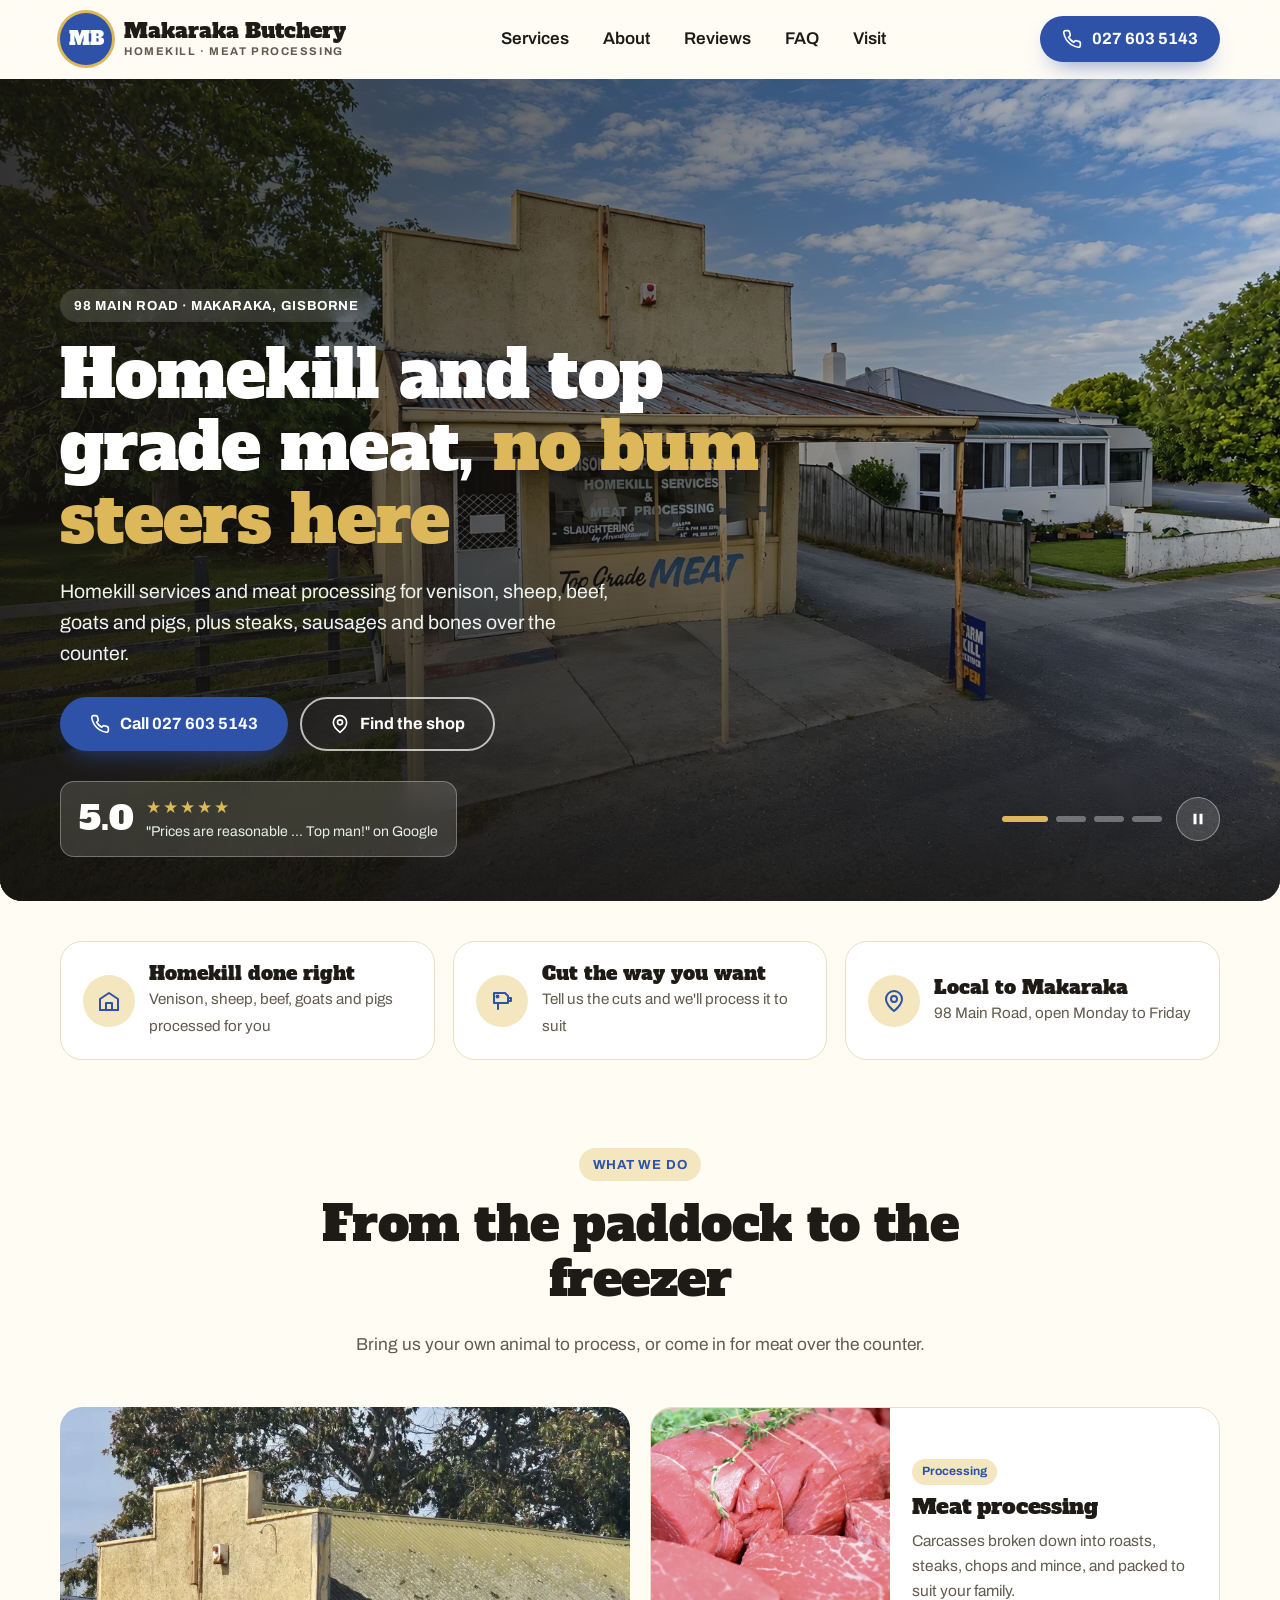
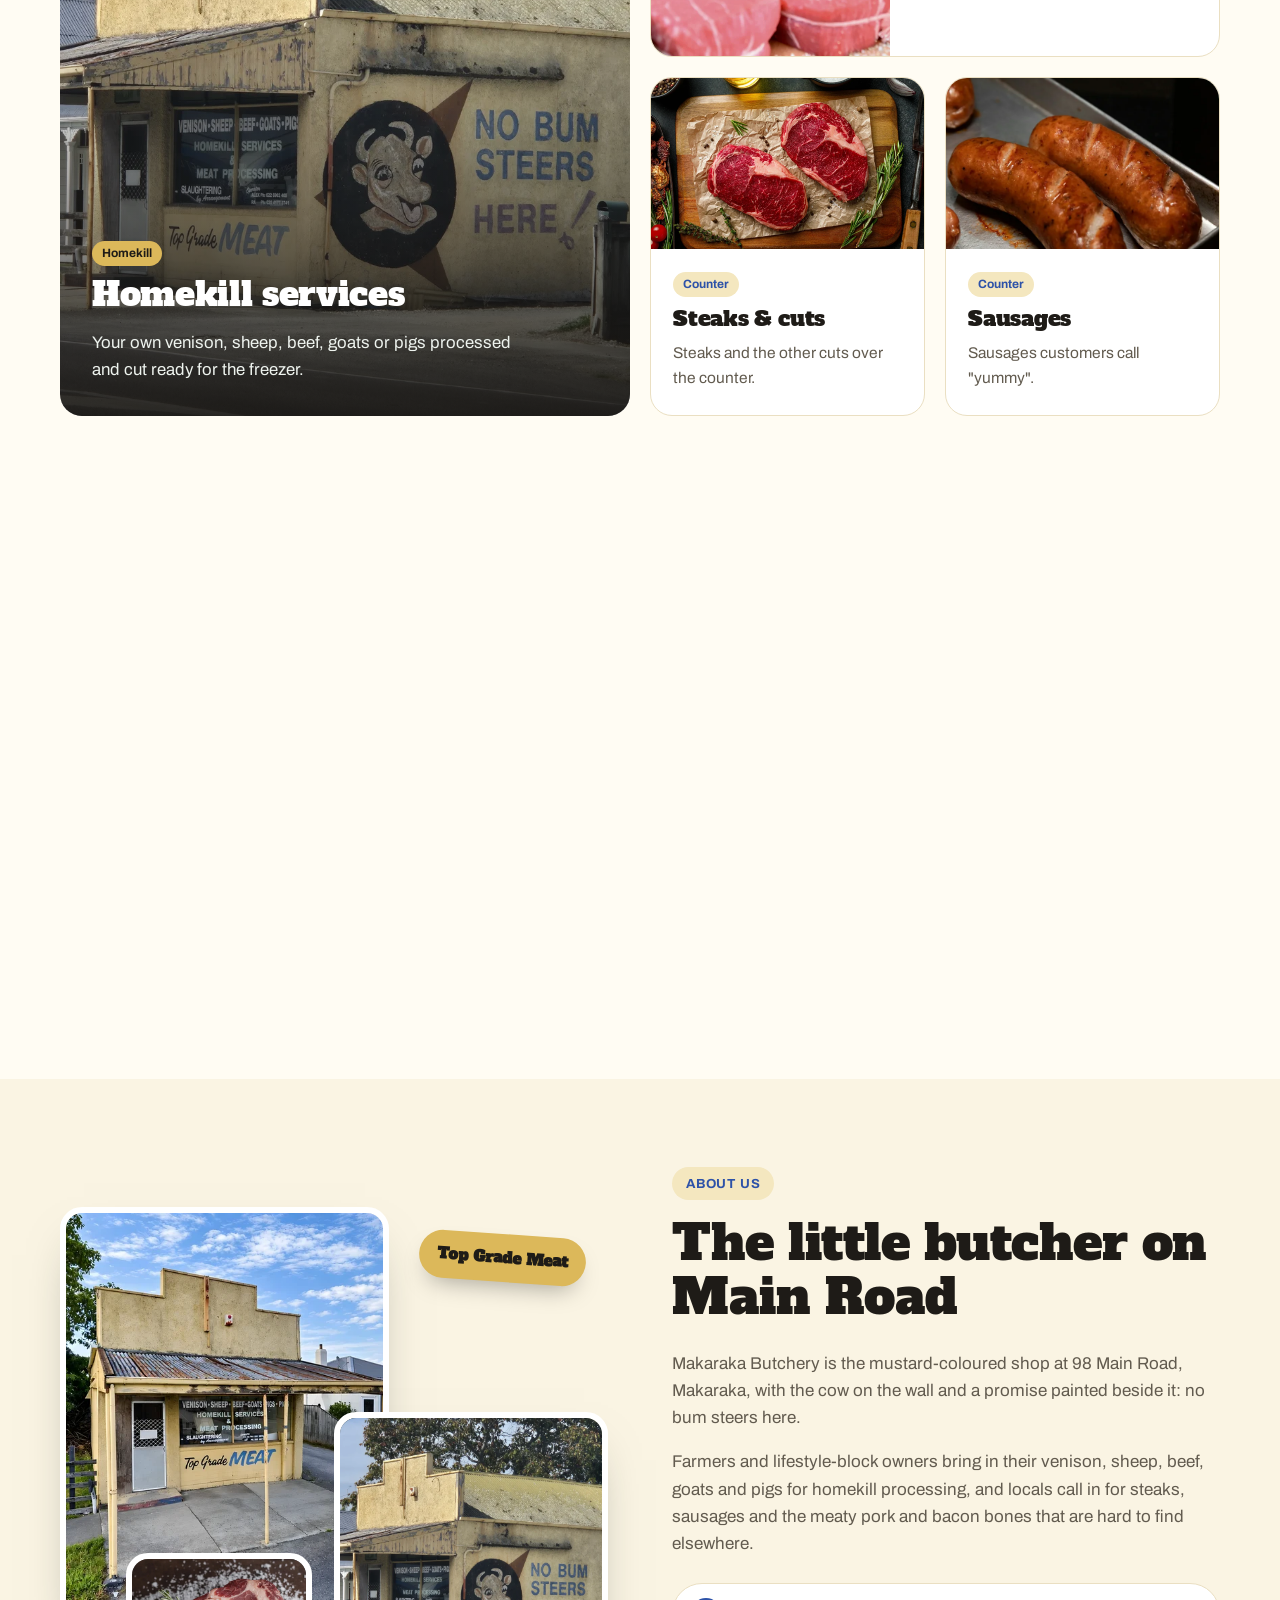
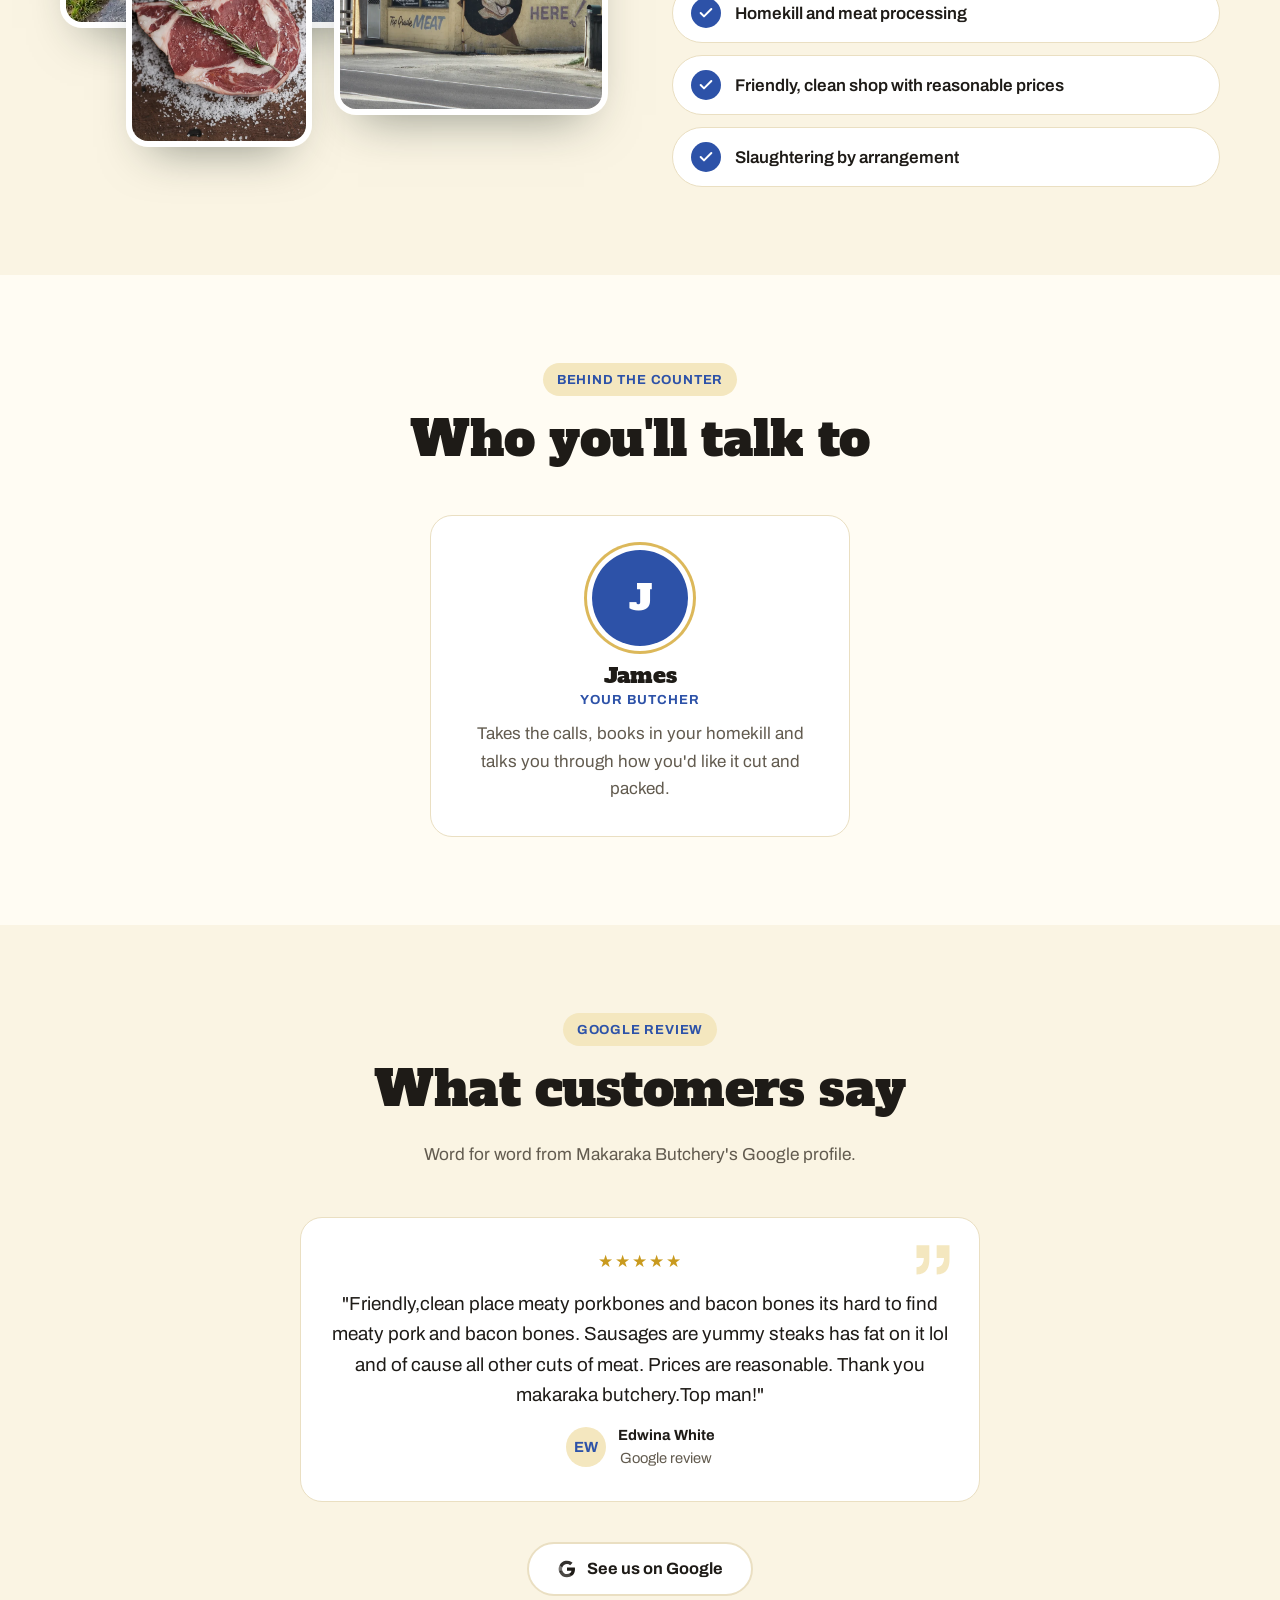
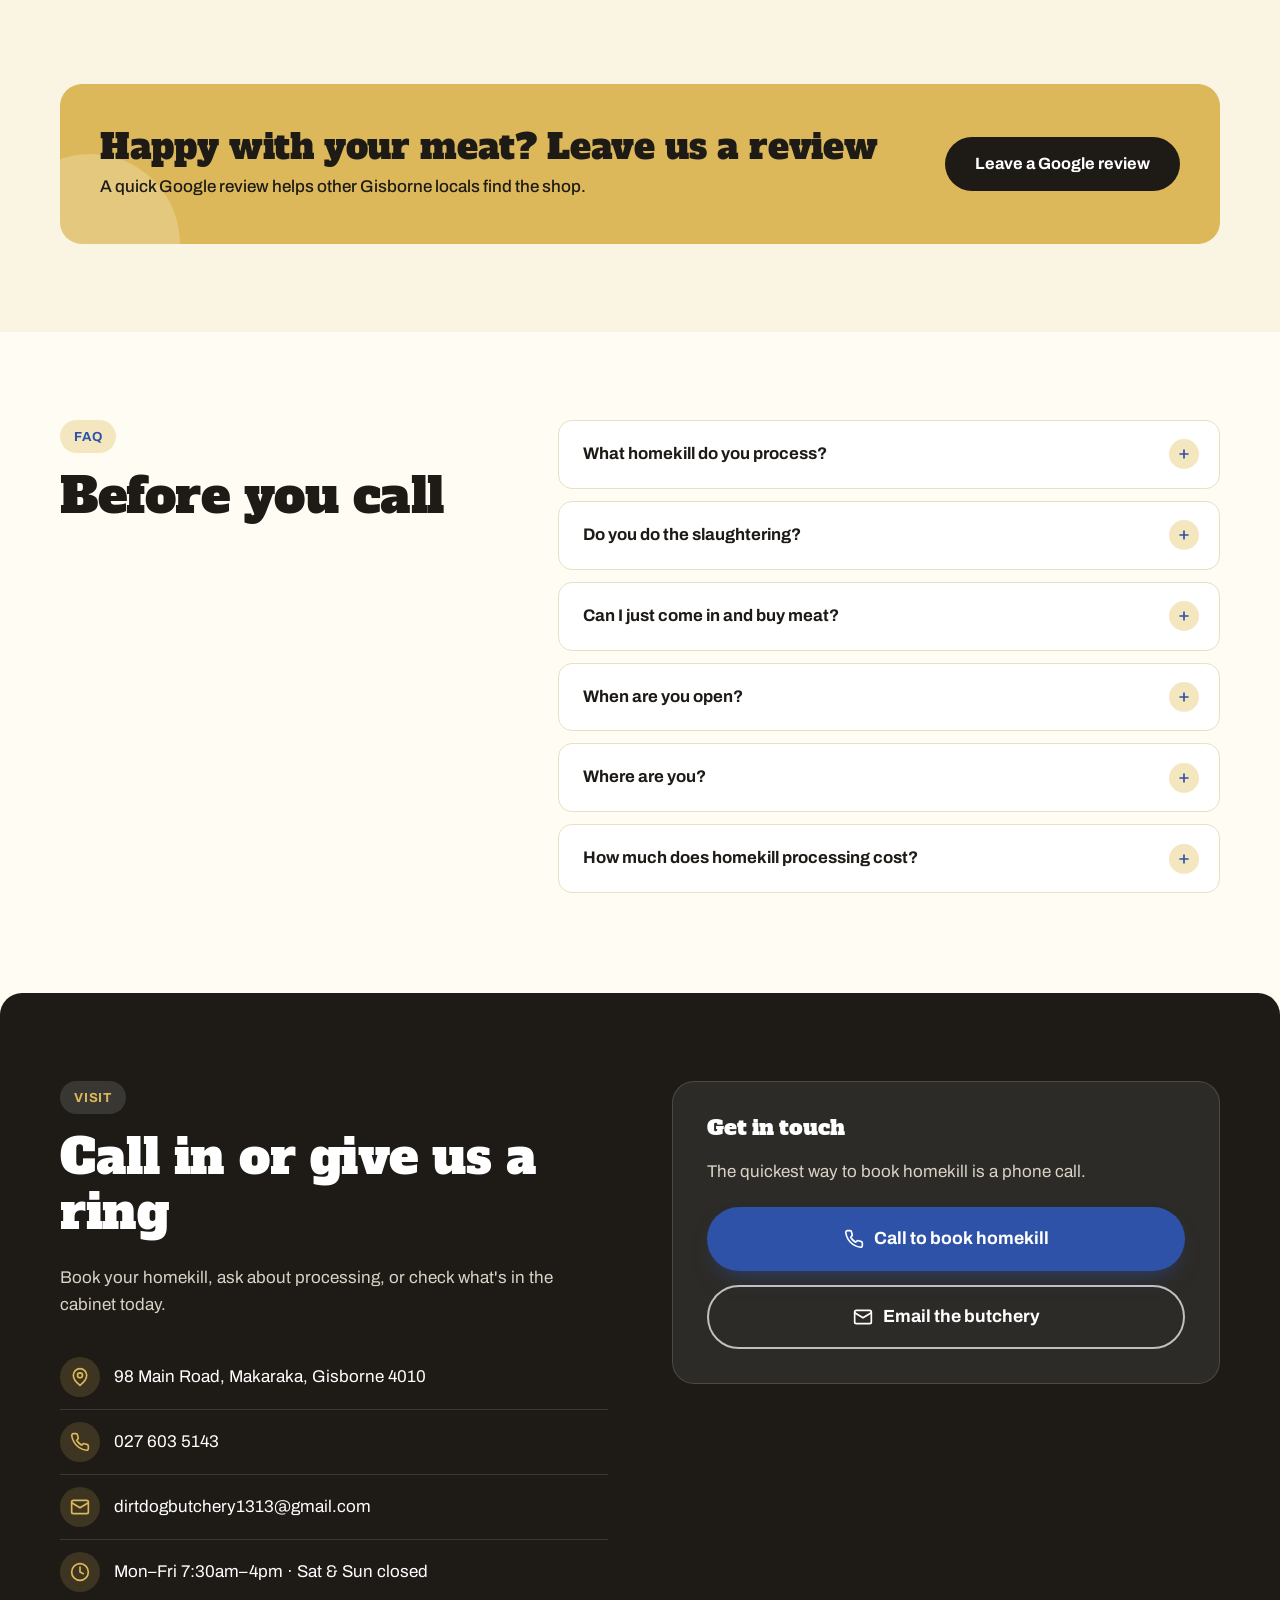
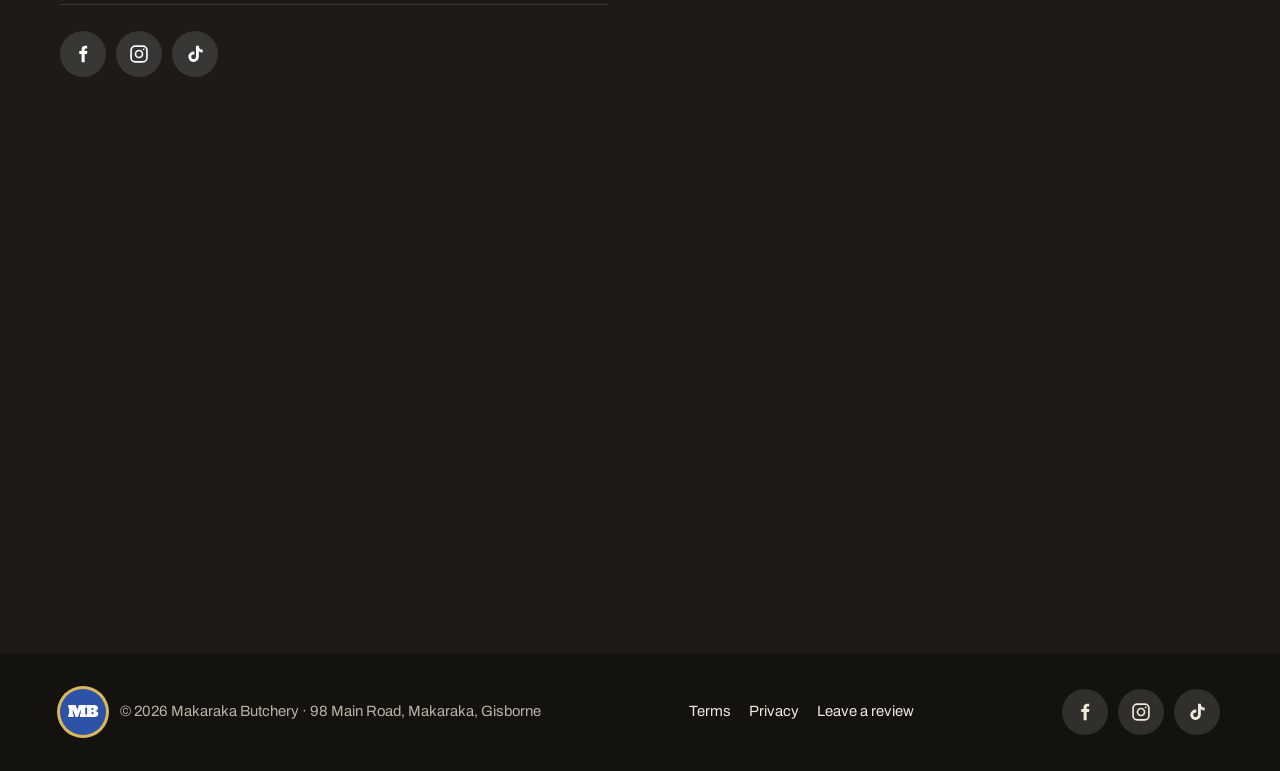
<file: index.html>
<!DOCTYPE html>
<html lang="en-NZ">
<head>
<meta charset="utf-8">
<meta name="viewport" content="width=device-width, initial-scale=1">
<meta name="robots" content="noindex">
<title>Makaraka Butchery | Homekill &amp; Butcher, Gisborne</title>
<meta name="description" content="Homekill services and meat processing for venison, sheep, beef, goats and pigs, plus meat over the counter, at 98 Main Road, Makaraka, Gisborne. Call 027 603 5143.">
<meta property="og:title" content="Makaraka Butchery | Homekill &amp; Butcher, Gisborne">
<meta property="og:description" content="Homekill, meat processing and top grade meat at 98 Main Road, Makaraka.">
<meta property="og:image" content="https://makaraka-butchery-demo.vercel.app/img/og-image.jpg">
<meta property="og:image:width" content="1200">
<meta property="og:image:height" content="630">
<meta property="og:type" content="website">
<link rel="icon" href="img/favicon.png" type="image/png">
<link rel="apple-touch-icon" href="img/apple-touch-icon.png">
<link rel="preconnect" href="https://fonts.googleapis.com">
<link rel="preconnect" href="https://fonts.gstatic.com" crossorigin>
<link href="https://fonts.googleapis.com/css2?family=Alfa+Slab+One&family=Archivo:wght@400;500;600;700;800&display=swap" rel="stylesheet">
<link rel="preload" as="image" href="img/hero-1-1920.webp" imagesrcset="img/hero-1-1080.webp 1080w, img/hero-1-1920.webp 1920w, img/hero-1-3840.webp 3840w" imagesizes="100vw">
<script>document.documentElement.classList.add('js')</script>
<link rel="stylesheet" href="style.css">
</head>
<body>

<svg width="0" height="0" style="position:absolute" aria-hidden="true">
  <symbol id="i-phone" viewBox="0 0 24 24" fill="none" stroke="currentColor" stroke-width="2" stroke-linecap="round" stroke-linejoin="round"><path d="M22 16.9v3a2 2 0 0 1-2.2 2 19.8 19.8 0 0 1-8.6-3.1 19.5 19.5 0 0 1-6-6A19.8 19.8 0 0 1 2.1 4.2 2 2 0 0 1 4.1 2h3a2 2 0 0 1 2 1.7c.1 1 .4 1.9.7 2.8a2 2 0 0 1-.5 2.1L8 9.9a16 16 0 0 0 6 6l1.3-1.3a2 2 0 0 1 2.1-.4c.9.3 1.8.6 2.8.7a2 2 0 0 1 1.7 2z"/></symbol>
  <symbol id="i-mail" viewBox="0 0 24 24" fill="none" stroke="currentColor" stroke-width="2" stroke-linecap="round" stroke-linejoin="round"><rect x="2" y="4" width="20" height="16" rx="2"/><path d="m22 7-10 6L2 7"/></symbol>
  <symbol id="i-pin" viewBox="0 0 24 24" fill="none" stroke="currentColor" stroke-width="2" stroke-linecap="round" stroke-linejoin="round"><path d="M20 10c0 6-8 12-8 12s-8-6-8-12a8 8 0 0 1 16 0z"/><circle cx="12" cy="10" r="3"/></symbol>
  <symbol id="i-clock" viewBox="0 0 24 24" fill="none" stroke="currentColor" stroke-width="2" stroke-linecap="round" stroke-linejoin="round"><circle cx="12" cy="12" r="10"/><path d="M12 6v6l4 2"/></symbol>
  <symbol id="i-check" viewBox="0 0 24 24" fill="none" stroke="currentColor" stroke-width="3" stroke-linecap="round" stroke-linejoin="round"><path d="M20 6 9 17l-5-5"/></symbol>
  <symbol id="i-arrow" viewBox="0 0 24 24" fill="none" stroke="currentColor" stroke-width="2.5" stroke-linecap="round" stroke-linejoin="round"><path d="M5 12h14M13 5l7 7-7 7"/></symbol>
  <symbol id="i-cleaver" viewBox="0 0 24 24" fill="none" stroke="currentColor" stroke-width="2" stroke-linecap="round" stroke-linejoin="round"><path d="M4 4h11l3 3v7H4z"/><path d="M18 9h3v3h-3"/><circle cx="7.5" cy="7.5" r="1"/><path d="M8 14v6"/></symbol>
  <symbol id="i-farm" viewBox="0 0 24 24" fill="none" stroke="currentColor" stroke-width="2" stroke-linecap="round" stroke-linejoin="round"><path d="M3 21V10l9-6 9 6v11"/><path d="M9 21v-7h6v7M3 21h18"/></symbol>
  <symbol id="i-snow" viewBox="0 0 24 24" fill="none" stroke="currentColor" stroke-width="2" stroke-linecap="round" stroke-linejoin="round"><path d="M12 2v20M4.9 4.9l14.2 14.2M2 12h20M4.9 19.1 19.1 4.9"/></symbol>
  <symbol id="i-quote" viewBox="0 0 24 24" fill="currentColor"><path d="M3 21c3 0 7-1 7-8V5H3v7h4c0 3-1.5 5-4 5v4zm11 0c3 0 7-1 7-8V5h-7v7h4c0 3-1.5 5-4 5v4z"/></symbol>
  <symbol id="i-play" viewBox="0 0 24 24" fill="currentColor"><path d="M8 5v14l11-7z"/></symbol>
  <symbol id="i-pause" viewBox="0 0 24 24" fill="currentColor"><path d="M6 5h4v14H6zM14 5h4v14h-4z"/></symbol>
  <symbol id="i-google" viewBox="0 0 24 24" fill="currentColor"><path d="M21.6 12.2c0-.7-.1-1.4-.2-2H12v3.8h5.4a4.6 4.6 0 0 1-2 3v2.5h3.2c1.9-1.7 3-4.3 3-7.3z"/><path d="M12 22c2.7 0 5-.9 6.6-2.4l-3.2-2.5c-.9.6-2 1-3.4 1-2.6 0-4.8-1.8-5.6-4.1H3.1v2.6A10 10 0 0 0 12 22z" opacity=".8"/><path d="M6.4 14c-.2-.6-.3-1.3-.3-2s.1-1.4.3-2V7.4H3.1a10 10 0 0 0 0 9.2z" opacity=".6"/><path d="M12 6c1.5 0 2.8.5 3.8 1.5l2.9-2.9A10 10 0 0 0 3.1 7.4L6.4 10C7.2 7.7 9.4 6 12 6z" opacity=".9"/></symbol>
  <symbol id="i-fb" viewBox="0 0 24 24" fill="currentColor"><path d="M14 8.5V6.8c0-.8.2-1.3 1.4-1.3H17V2.2c-.3 0-1.3-.1-2.5-.1-2.5 0-4.2 1.5-4.2 4.3v2.1H7.5V12h2.8v10H14V12h2.8l.4-3.5z"/></symbol>
  <symbol id="i-ig" viewBox="0 0 24 24" fill="none" stroke="currentColor" stroke-width="2"><rect x="2.5" y="2.5" width="19" height="19" rx="5"/><circle cx="12" cy="12" r="4.2"/><circle cx="17.6" cy="6.4" r="1.1" fill="currentColor" stroke="none"/></symbol>
  <symbol id="i-tt" viewBox="0 0 24 24" fill="currentColor"><path d="M16.6 2h-3.4v13.4a2.9 2.9 0 1 1-2.9-2.9c.3 0 .6 0 .9.1V9.1a6.3 6.3 0 1 0 5.4 6.3V8.6a8 8 0 0 0 4.6 1.5V6.7a4.7 4.7 0 0 1-4.6-4.7z"/></symbol>
</svg>

<a class="skip" href="#services">Skip to content</a>

<!-- 1. NAV -->
<header class="nav" id="nav">
  <div class="wrap">
    <a href="#top" class="logo" aria-label="Makaraka Butchery, back to top">
      <span class="mark" aria-hidden="true">MB</span>
      <span>Makaraka Butchery<small>Homekill · Meat processing</small></span>
    </a>
    <ul class="nav-links" id="navLinks">
      <li><a href="#services">Services</a></li>
      <li><a href="#about">About</a></li>
      <li><a href="#reviews">Reviews</a></li>
      <li><a href="#faq">FAQ</a></li>
      <li><a href="#visit">Visit</a></li>
    </ul>
    <div class="nav-right">
      <a class="btn btn-primary nav-call" href="tel:+64276035143"><svg class="icon" aria-hidden="true"><use href="#i-phone"/></svg><span class="label">027 603 5143</span><span class="sr">Call 027 603 5143</span></a>
      <button class="burger" id="burger" aria-label="Open menu" aria-expanded="false" aria-controls="navLinks">
        <svg viewBox="0 0 24 24" fill="none" stroke="currentColor" stroke-width="2.4" stroke-linecap="round" aria-hidden="true"><path d="M3 6h18M3 12h18M3 18h18"/></svg>
      </button>
    </div>
  </div>
</header>

<main id="top">

<!-- 2. HERO -->
<section class="hero" aria-label="Introduction">
  <div class="hero-slides" id="heroSlides">
    <img class="active" src="img/hero-1-1920.webp" srcset="img/hero-1-1080.webp 1080w, img/hero-1-1920.webp 1920w, img/hero-1-3840.webp 3840w" sizes="100vw" alt="The Makaraka Butchery shop on Main Road with its Homekill Services sign" width="1920" height="1080" fetchpriority="high">
    <img src="img/hero-2-1920.webp" srcset="img/hero-2-1080.webp 1080w, img/hero-2-1920.webp 1920w, img/hero-2-3840.webp 3840w" sizes="100vw" alt="The No Bum Steers Here cow mural on the side of the shop" width="1440" height="1920" loading="lazy">
    <img src="img/hero-3-1920.webp" srcset="img/hero-3-1080.webp 1080w, img/hero-3-1920.webp 1920w, img/hero-3-3840.webp 3840w" sizes="100vw" alt="A raw ribeye steak with rosemary and salt" width="1920" height="1280" loading="lazy">
    <img src="img/hero-4-1920.webp" srcset="img/hero-4-1080.webp 1080w, img/hero-4-1920.webp 1920w, img/hero-4-3840.webp 3840w" sizes="100vw" alt="Two raw steaks on a board with herbs" width="1920" height="1280" loading="lazy">
  </div>
  <div class="wrap">
    <span class="eyebrow pop">98 Main Road · Makaraka, Gisborne</span>
    <h1 class="pop">Homekill and top grade meat, <em>no bum steers here</em></h1>
    <p class="lead pop">Homekill services and meat processing for venison, sheep, beef, goats and pigs, plus steaks, sausages and bones over the counter.</p>
    <div class="hero-ctas pop">
      <a class="btn btn-primary" href="tel:+64276035143"><svg class="icon" aria-hidden="true"><use href="#i-phone"/></svg>Call 027 603 5143</a>
      <a class="btn btn-outline-light" href="#visit"><svg class="icon" aria-hidden="true"><use href="#i-pin"/></svg>Find the shop</a>
    </div>
    <div class="hero-foot pop">
      <a class="rating" href="https://maps.google.com/?cid=11711514169541870253" target="_blank" rel="noopener" aria-label="Rated 5.0 on Google, opens Google reviews">
        <b>5.0</b><span><span class="stars" aria-hidden="true">★★★★★</span><small>"Prices are reasonable … Top man!" on Google</small></span>
      </a>
      <div class="hero-controls">
        <div class="slide-dots" id="dots" aria-hidden="true"><span class="on"></span><span></span><span></span><span></span></div>
        <button class="slide-toggle" id="slideToggle" type="button" aria-pressed="false" aria-label="Pause slideshow"><svg class="i-pause" aria-hidden="true"><use href="#i-pause"/></svg><svg class="i-play" aria-hidden="true"><use href="#i-play"/></svg></button>
      </div>
    </div>
  </div>
</section>

<!-- 3. TRUST -->
<section class="trust" aria-label="Why use Makaraka Butchery">
  <div class="wrap trust-grid">
    <div class="trust-item pop"><span class="ti"><svg class="icon" aria-hidden="true"><use href="#i-farm"/></svg></span><div><strong>Homekill done right</strong><span>Venison, sheep, beef, goats and pigs processed for you</span></div></div>
    <div class="trust-item pop"><span class="ti"><svg class="icon" aria-hidden="true"><use href="#i-cleaver"/></svg></span><div><strong>Cut the way you want</strong><span>Tell us the cuts and we'll process it to suit</span></div></div>
    <div class="trust-item pop"><span class="ti"><svg class="icon" aria-hidden="true"><use href="#i-pin"/></svg></span><div><strong>Local to Makaraka</strong><span>98 Main Road, open Monday to Friday</span></div></div>
  </div>
</section>

<!-- 4. SERVICES -->
<section id="services" class="services">
  <div class="wrap">
    <div class="section-head center">
      <span class="eyebrow pop">What we do</span>
      <h2 class="pop">From the paddock to the freezer</h2>
      <p class="pop">Bring us your own animal to process, or come in for meat over the counter.</p>
    </div>
    <div class="bento">
      <article class="svc big pop"><div class="img"><img src="img/p-shop-1920.webp" srcset="img/p-shop-1080.webp 1080w, img/p-shop-1920.webp 1920w" sizes="(max-width:640px) 100vw, 50vw" alt="Makaraka Butchery shopfront with its Homekill Services and Meat Processing sign" width="1440" height="1920" loading="lazy"></div><div class="body"><span class="tag">Homekill</span><h3>Homekill services</h3><p>Your own venison, sheep, beef, goats or pigs processed and cut ready for the freezer.</p></div></article>
      <article class="svc wide pop"><div class="img"><img src="img/p-roast-1920.webp" srcset="img/p-roast-1080.webp 1080w, img/p-roast-1920.webp 1920w" sizes="(max-width:640px) 100vw, 25vw" alt="Tied beef roasts and fillets (stock photo)" width="1920" height="1316" loading="lazy"></div><div class="body"><span class="tag">Processing</span><h3>Meat processing</h3><p>Carcasses broken down into roasts, steaks, chops and mince, and packed to suit your family.</p></div></article>
      <article class="svc pop"><div class="img"><img src="img/p-steak-1920.webp" srcset="img/p-steak-1080.webp 1080w, img/p-steak-1920.webp 1920w" sizes="(max-width:640px) 100vw, 25vw" alt="Raw steaks on a wooden board (stock photo)" width="1920" height="1280" loading="lazy"></div><div class="body"><span class="tag">Counter</span><h3>Steaks &amp; cuts</h3><p>Steaks and the other cuts over the counter.</p></div></article>
      <article class="svc pop"><div class="img"><img src="img/p-sausage-1920.webp" srcset="img/p-sausage-1080.webp 1080w, img/p-sausage-1920.webp 1920w" sizes="(max-width:640px) 100vw, 25vw" alt="Cooked sausages on a tray (stock photo)" width="1280" height="1920" loading="lazy"></div><div class="body"><span class="tag">Counter</span><h3>Sausages</h3><p>Sausages customers call "yummy".</p></div></article>
      <article class="svc tile-text pop"><div class="body"><span class="tag">Hard to find</span><h3>Meaty pork &amp; bacon bones</h3><p>The ones that are hard to find anywhere else. Ring ahead to check what's in.</p></div></article>
      <article class="svc tile-text pop"><div class="body"><span class="tag">By arrangement</span><h3>Slaughtering</h3><p>Slaughtering by arrangement. Give us a call to talk it through and book a time.</p></div></article>
    </div>
    <p class="note pop">Photos marked "stock" are examples. The shop photos are Makaraka Butchery's own.</p>
  </div>
</section>

<!-- STATS -->
<section class="stats" aria-label="At a glance">
  <div class="wrap">
    <div class="stats-grid pop">
      <div class="stat"><b>5.0</b><span>Google rating</span></div>
      <div class="stat"><b data-count="5">5</b><span>kinds of homekill</span></div>
      <div class="stat"><b>7:30</b><span>open from, Mon–Fri</span></div>
      <div class="stat"><b>98</b><span>Main Road, Makaraka</span></div>
    </div>
  </div>
</section>

<!-- 5. ABOUT -->
<section id="about" class="about">
  <div class="wrap split">
    <div class="collage pop">
      <img class="c1" src="img/ab-1-1920.webp" srcset="img/ab-1-1080.webp 1080w, img/ab-1-1920.webp 1920w" sizes="(max-width:900px) 70vw, 420px" alt="The Makaraka Butchery building on Main Road with its Top Grade Meat sign" width="1920" height="1081" loading="lazy">
      <img class="c2" src="img/p-shop-1920.webp" srcset="img/p-shop-1080.webp 1080w, img/p-shop-1920.webp 1920w" sizes="(max-width:900px) 50vw, 300px" alt="The cow mural and No Bum Steers Here sign" width="1440" height="1920" loading="lazy">
      <img class="c3" src="img/ab-2-1920.webp" srcset="img/ab-2-1080.webp 1080w, img/ab-2-1920.webp 1920w" sizes="(max-width:900px) 40vw, 220px" alt="A raw ribeye steak (stock photo)" width="1920" height="1280" loading="lazy">
      <div class="corner-tag">Top Grade Meat</div>
    </div>
    <div>
      <span class="eyebrow pop">About us</span>
      <h2 class="pop">The little butcher on Main Road</h2>
      <p class="muted pop">Makaraka Butchery is the mustard-coloured shop at 98 Main Road, Makaraka, with the cow on the wall and a promise painted beside it: no bum steers here.</p>
      <p class="muted pop">Farmers and lifestyle-block owners bring in their venison, sheep, beef, goats and pigs for homekill processing, and locals call in for steaks, sausages and the meaty pork and bacon bones that are hard to find elsewhere.</p>
      <ul class="checklist pop">
        <li><span class="ck"><svg aria-hidden="true"><use href="#i-check"/></svg></span>Homekill and meat processing</li>
        <li><span class="ck"><svg aria-hidden="true"><use href="#i-check"/></svg></span>Friendly, clean shop with reasonable prices</li>
        <li><span class="ck"><svg aria-hidden="true"><use href="#i-check"/></svg></span>Slaughtering by arrangement</li>
      </ul>
    </div>
  </div>
</section>

<!-- 6. TEAM -->
<section id="team" class="team">
  <div class="wrap">
    <div class="section-head center">
      <span class="eyebrow pop">Behind the counter</span>
      <h2 class="pop">Who you'll talk to</h2>
    </div>
    <div class="team-grid">
      <div class="team-card pop"><div class="avatar">J</div><h3>James</h3><p class="role">Your butcher</p><p>Takes the calls, books in your homekill and talks you through how you'd like it cut and packed.</p></div>
    </div>
  </div>
</section>

<!-- 7. REVIEWS -->
<section id="reviews" class="reviews">
  <div class="wrap">
    <div class="section-head center">
      <span class="eyebrow pop">Google review</span>
      <h2 class="pop">What customers say</h2>
      <p class="pop">Word for word from Makaraka Butchery's Google profile.</p>
    </div>
    <article class="review solo pop"><svg class="quote" aria-hidden="true"><use href="#i-quote"/></svg><div class="stars" aria-label="5 out of 5 stars">★★★★★</div><p>"Friendly,clean place meaty porkbones and bacon bones its hard to find meaty pork and bacon bones. Sausages are yummy steaks has fat on it lol and of cause all other cuts of meat. Prices are reasonable. Thank you makaraka butchery.Top man!"</p><footer><span class="mini">EW</span><span><strong>Edwina White</strong>Google review</span></footer></article>
    <div class="center-cta pop"><a class="btn btn-soft" href="https://maps.google.com/?cid=11711514169541870253" target="_blank" rel="noopener"><svg class="icon" aria-hidden="true"><use href="#i-google"/></svg>See us on Google</a></div>
  </div>
</section>

<!-- 8. LEAVE A REVIEW -->
<section class="leave" aria-label="Leave a review">
  <div class="wrap">
    <div class="leave-box pop">
      <div><h2>Happy with your meat? Leave us a review</h2><p>A quick Google review helps other Gisborne locals find the shop.</p></div>
      <a class="btn btn-dark" href="https://search.google.com/local/writereview?placeid=ChIJ9e1zbDF2Zm0RrUJ_QRaoh6I" target="_blank" rel="noopener">Leave a Google review</a>
    </div>
  </div>
</section>

<!-- 9. FAQ -->
<section id="faq" class="faq">
  <div class="wrap faq-wrap">
    <div><span class="eyebrow pop">FAQ</span><h2 class="pop">Before you call</h2><p class="muted pop">Anything else, ring <a href="tel:+64276035143">027 603 5143</a>.</p></div>
    <div class="faq-list pop">
      <details><summary>What homekill do you process?</summary><p>Venison, sheep, beef, goats and pigs. Call to book your animal in and talk through how you'd like it cut and packed.</p></details>
      <details><summary>Do you do the slaughtering?</summary><p>Slaughtering is by arrangement. Give us a ring to talk about your animal, where it is and when suits.</p></details>
      <details><summary>Can I just come in and buy meat?</summary><p>Yes. Pop in for steaks, sausages, meaty pork and bacon bones and other cuts. Ring ahead if you're after something particular.</p></details>
      <details><summary>When are you open?</summary><p>Monday to Friday, 7:30am to 4pm. We're closed on weekends.</p></details>
      <details><summary>Where are you?</summary><p>98 Main Road, Makaraka, Gisborne 4010. Look for the mustard-coloured shop with the cow on the wall.</p></details>
      <details><summary>How much does homekill processing cost?</summary><p>It depends on the animal and how you want it cut, so ring us for a price before you book it in.</p></details>
    </div>
  </div>
</section>

<!-- 10. CONTACT -->
<section id="visit" class="contact">
  <div class="wrap split">
    <div>
      <span class="eyebrow pop">Visit</span>
      <h2 class="pop">Call in or give us a ring</h2>
      <p class="muted pop">Book your homekill, ask about processing, or check what's in the cabinet today.</p>
      <ul class="contact-rows pop">
        <li><span class="ic"><svg aria-hidden="true"><use href="#i-pin"/></svg></span><span>98 Main Road, Makaraka, Gisborne 4010</span></li>
        <li><span class="ic"><svg aria-hidden="true"><use href="#i-phone"/></svg></span><a href="tel:+64276035143">027 603 5143</a></li>
        <li><span class="ic"><svg aria-hidden="true"><use href="#i-mail"/></svg></span><span id="emailText">dirtdogbutchery1313 [at] gmail.com</span></li>
        <li><span class="ic"><svg aria-hidden="true"><use href="#i-clock"/></svg></span><span>Mon–Fri 7:30am–4pm · Sat &amp; Sun closed</span></li>
      </ul>
      <div class="socials pop">
        <a href="https://www.facebook.com/search/top?q=Makaraka%20Butchery" target="_blank" rel="noopener" aria-label="Search Facebook for Makaraka Butchery"><svg aria-hidden="true"><use href="#i-fb"/></svg></a>
        <a href="https://www.instagram.com/explore/search/keyword/?q=Makaraka%20Butchery" target="_blank" rel="noopener" aria-label="Search Instagram for Makaraka Butchery"><svg aria-hidden="true"><use href="#i-ig"/></svg></a>
        <a href="https://www.tiktok.com/search?q=Makaraka%20Butchery" target="_blank" rel="noopener" aria-label="Search TikTok for Makaraka Butchery"><svg aria-hidden="true"><use href="#i-tt"/></svg></a>
      </div>
    </div>
    <div class="contact-card pop">
      <h3>Get in touch</h3>
      <p>The quickest way to book homekill is a phone call.</p>
      <a class="btn btn-primary" href="tel:+64276035143"><svg class="icon" aria-hidden="true"><use href="#i-phone"/></svg>Call to book homekill</a>
      <a class="btn btn-outline-light" href="#" data-gmail data-user="dirtdogbutchery1313" data-domain="gmail.com" data-su="Homekill%20%2F%20meat%20enquiry" data-body="Hi%2C%0A%0AI'd%20like%20to%20ask%20about%3A%0AAnimal%3A%0AWhen%3A%0A%0AThanks"><svg class="icon" aria-hidden="true"><use href="#i-mail"/></svg>Email the butchery</a>
    </div>
  </div>
</section>

<!-- 11. MAP -->
<section class="map" aria-label="Map">
  <div class="wrap">
    <iframe title="Map to Makaraka Butchery, 98 Main Road, Makaraka, Gisborne" src="https://www.google.com/maps?q=Makaraka+Butchery,+98+Main+Road,+Makaraka,+Gisborne+4010&amp;output=embed" loading="lazy" referrerpolicy="no-referrer-when-downgrade"></iframe>
  </div>
</section>

</main>

<!-- 12. FOOTER -->
<footer class="footer">
  <div class="wrap">
    <div class="foot-brand"><span class="mark" aria-hidden="true">MB</span><span>© <span id="year">2026</span> Makaraka Butchery · 98 Main Road, Makaraka, Gisborne</span></div>
    <div class="footer-links">
      <a href="terms.html">Terms</a>
      <a href="privacy.html">Privacy</a>
      <a href="https://search.google.com/local/writereview?placeid=ChIJ9e1zbDF2Zm0RrUJ_QRaoh6I" target="_blank" rel="noopener">Leave a review</a>
    </div>
    <div class="socials">
      <a href="https://www.facebook.com/search/top?q=Makaraka%20Butchery" target="_blank" rel="noopener" aria-label="Search Facebook for Makaraka Butchery"><svg aria-hidden="true"><use href="#i-fb"/></svg></a>
      <a href="https://www.instagram.com/explore/search/keyword/?q=Makaraka%20Butchery" target="_blank" rel="noopener" aria-label="Search Instagram for Makaraka Butchery"><svg aria-hidden="true"><use href="#i-ig"/></svg></a>
      <a href="https://www.tiktok.com/search?q=Makaraka%20Butchery" target="_blank" rel="noopener" aria-label="Search TikTok for Makaraka Butchery"><svg aria-hidden="true"><use href="#i-tt"/></svg></a>
    </div>
  </div>
</footer>

<script src="script.js"></script>
</body>
</html>
</file>
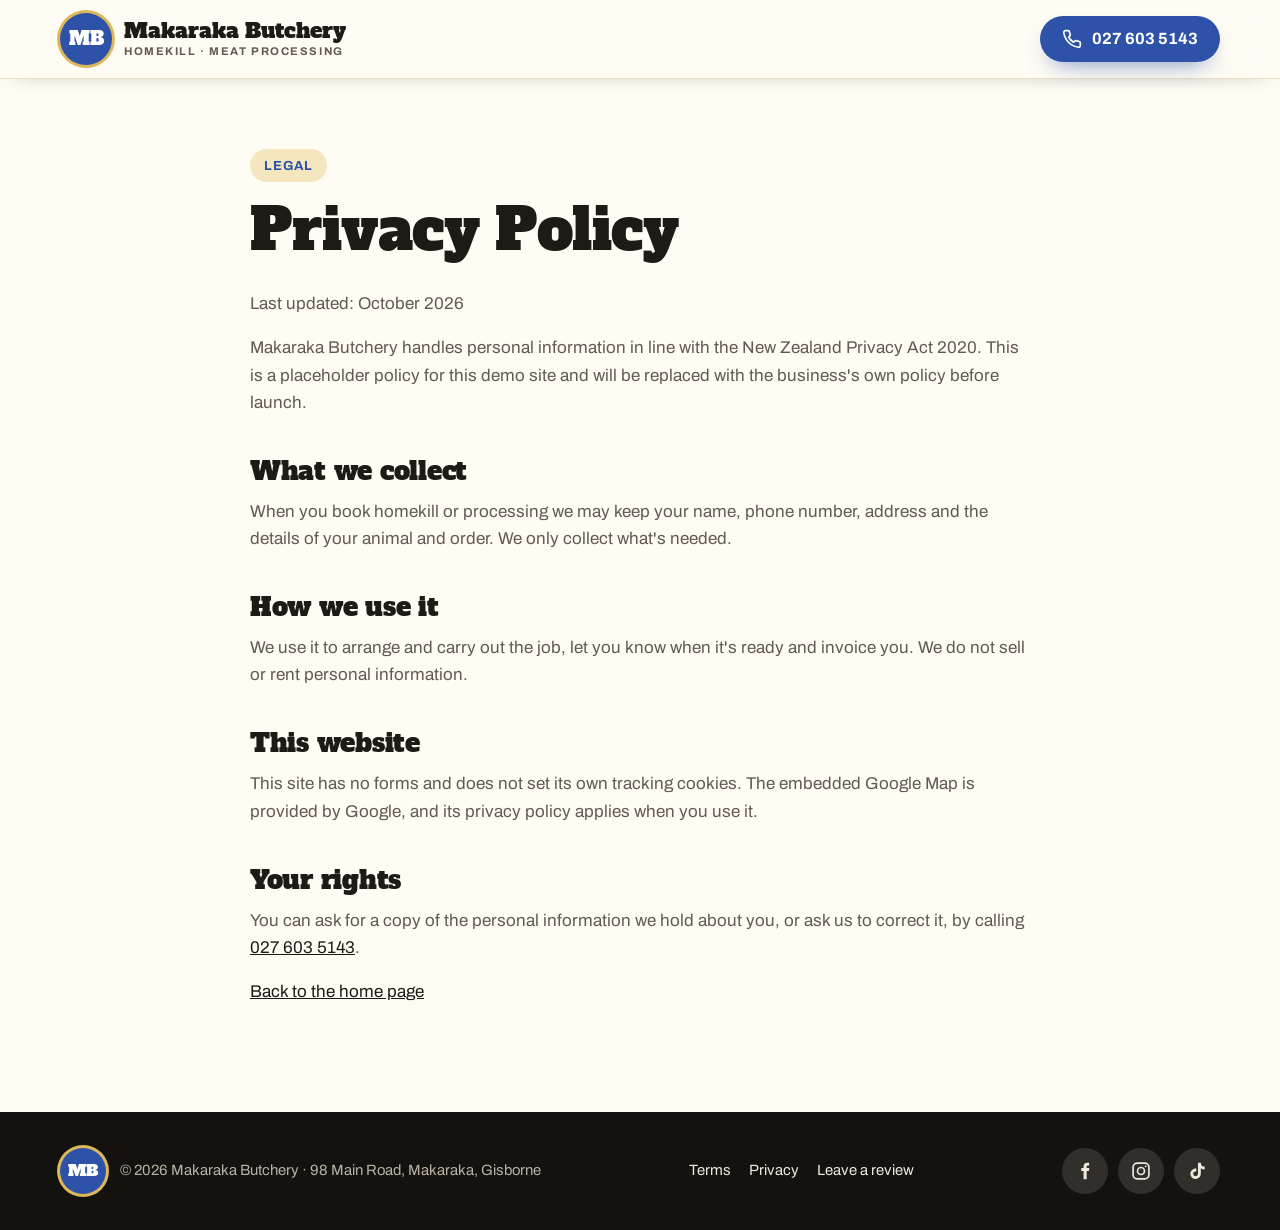
<file: privacy.html>
<!DOCTYPE html>
<html lang="en-NZ">
<head>
<meta charset="utf-8">
<meta name="viewport" content="width=device-width, initial-scale=1">
<meta name="robots" content="noindex">
<title>Privacy Policy | Makaraka Butchery</title>
<meta name="description" content="Privacy Policy for Makaraka Butchery, Gisborne.">
<link rel="icon" href="img/favicon.png" type="image/png">
<link rel="apple-touch-icon" href="img/apple-touch-icon.png">
<link rel="preconnect" href="https://fonts.googleapis.com">
<link rel="preconnect" href="https://fonts.gstatic.com" crossorigin>
<link href="https://fonts.googleapis.com/css2?family=Alfa+Slab+One&family=Archivo:wght@400;500;600;700;800&display=swap" rel="stylesheet">
<link rel="stylesheet" href="style.css">
</head>
<body>
<svg width="0" height="0" style="position:absolute" aria-hidden="true">
  <symbol id="i-phone" viewBox="0 0 24 24" fill="none" stroke="currentColor" stroke-width="2" stroke-linecap="round" stroke-linejoin="round"><path d="M22 16.9v3a2 2 0 0 1-2.2 2 19.8 19.8 0 0 1-8.6-3.1 19.5 19.5 0 0 1-6-6A19.8 19.8 0 0 1 2.1 4.2 2 2 0 0 1 4.1 2h3a2 2 0 0 1 2 1.7c.1 1 .4 1.9.7 2.8a2 2 0 0 1-.5 2.1L8 9.9a16 16 0 0 0 6 6l1.3-1.3a2 2 0 0 1 2.1-.4c.9.3 1.8.6 2.8.7a2 2 0 0 1 1.7 2z"/></symbol>
  <symbol id="i-mail" viewBox="0 0 24 24" fill="none" stroke="currentColor" stroke-width="2" stroke-linecap="round" stroke-linejoin="round"><rect x="2" y="4" width="20" height="16" rx="2"/><path d="m22 7-10 6L2 7"/></symbol>
  <symbol id="i-pin" viewBox="0 0 24 24" fill="none" stroke="currentColor" stroke-width="2" stroke-linecap="round" stroke-linejoin="round"><path d="M20 10c0 6-8 12-8 12s-8-6-8-12a8 8 0 0 1 16 0z"/><circle cx="12" cy="10" r="3"/></symbol>
  <symbol id="i-clock" viewBox="0 0 24 24" fill="none" stroke="currentColor" stroke-width="2" stroke-linecap="round" stroke-linejoin="round"><circle cx="12" cy="12" r="10"/><path d="M12 6v6l4 2"/></symbol>
  <symbol id="i-check" viewBox="0 0 24 24" fill="none" stroke="currentColor" stroke-width="3" stroke-linecap="round" stroke-linejoin="round"><path d="M20 6 9 17l-5-5"/></symbol>
  <symbol id="i-arrow" viewBox="0 0 24 24" fill="none" stroke="currentColor" stroke-width="2.5" stroke-linecap="round" stroke-linejoin="round"><path d="M5 12h14M13 5l7 7-7 7"/></symbol>
  <symbol id="i-cleaver" viewBox="0 0 24 24" fill="none" stroke="currentColor" stroke-width="2" stroke-linecap="round" stroke-linejoin="round"><path d="M4 4h11l3 3v7H4z"/><path d="M18 9h3v3h-3"/><circle cx="7.5" cy="7.5" r="1"/><path d="M8 14v6"/></symbol>
  <symbol id="i-farm" viewBox="0 0 24 24" fill="none" stroke="currentColor" stroke-width="2" stroke-linecap="round" stroke-linejoin="round"><path d="M3 21V10l9-6 9 6v11"/><path d="M9 21v-7h6v7M3 21h18"/></symbol>
  <symbol id="i-snow" viewBox="0 0 24 24" fill="none" stroke="currentColor" stroke-width="2" stroke-linecap="round" stroke-linejoin="round"><path d="M12 2v20M4.9 4.9l14.2 14.2M2 12h20M4.9 19.1 19.1 4.9"/></symbol>
  <symbol id="i-quote" viewBox="0 0 24 24" fill="currentColor"><path d="M3 21c3 0 7-1 7-8V5H3v7h4c0 3-1.5 5-4 5v4zm11 0c3 0 7-1 7-8V5h-7v7h4c0 3-1.5 5-4 5v4z"/></symbol>
  <symbol id="i-play" viewBox="0 0 24 24" fill="currentColor"><path d="M8 5v14l11-7z"/></symbol>
  <symbol id="i-pause" viewBox="0 0 24 24" fill="currentColor"><path d="M6 5h4v14H6zM14 5h4v14h-4z"/></symbol>
  <symbol id="i-google" viewBox="0 0 24 24" fill="currentColor"><path d="M21.6 12.2c0-.7-.1-1.4-.2-2H12v3.8h5.4a4.6 4.6 0 0 1-2 3v2.5h3.2c1.9-1.7 3-4.3 3-7.3z"/><path d="M12 22c2.7 0 5-.9 6.6-2.4l-3.2-2.5c-.9.6-2 1-3.4 1-2.6 0-4.8-1.8-5.6-4.1H3.1v2.6A10 10 0 0 0 12 22z" opacity=".8"/><path d="M6.4 14c-.2-.6-.3-1.3-.3-2s.1-1.4.3-2V7.4H3.1a10 10 0 0 0 0 9.2z" opacity=".6"/><path d="M12 6c1.5 0 2.8.5 3.8 1.5l2.9-2.9A10 10 0 0 0 3.1 7.4L6.4 10C7.2 7.7 9.4 6 12 6z" opacity=".9"/></symbol>
  <symbol id="i-fb" viewBox="0 0 24 24" fill="currentColor"><path d="M14 8.5V6.8c0-.8.2-1.3 1.4-1.3H17V2.2c-.3 0-1.3-.1-2.5-.1-2.5 0-4.2 1.5-4.2 4.3v2.1H7.5V12h2.8v10H14V12h2.8l.4-3.5z"/></symbol>
  <symbol id="i-ig" viewBox="0 0 24 24" fill="none" stroke="currentColor" stroke-width="2"><rect x="2.5" y="2.5" width="19" height="19" rx="5"/><circle cx="12" cy="12" r="4.2"/><circle cx="17.6" cy="6.4" r="1.1" fill="currentColor" stroke="none"/></symbol>
  <symbol id="i-tt" viewBox="0 0 24 24" fill="currentColor"><path d="M16.6 2h-3.4v13.4a2.9 2.9 0 1 1-2.9-2.9c.3 0 .6 0 .9.1V9.1a6.3 6.3 0 1 0 5.4 6.3V8.6a8 8 0 0 0 4.6 1.5V6.7a4.7 4.7 0 0 1-4.6-4.7z"/></symbol>
</svg>
<header class="nav scrolled" id="nav">
  <div class="wrap">
    <a href="index.html" class="logo" aria-label="Makaraka Butchery home"><span class="mark" aria-hidden="true">MB</span><span>Makaraka Butchery<small>Homekill · Meat processing</small></span></a>
    <div class="nav-right">
      <a class="btn btn-primary nav-call" href="tel:+64276035143"><svg class="icon" aria-hidden="true"><use href="#i-phone"/></svg><span class="label">027 603 5143</span><span class="sr">Call 027 603 5143</span></a>
    </div>
  </div>
</header>
<main class="legal">
  <div class="wrap">
    <span class="eyebrow">Legal</span>
    <h1>Privacy Policy</h1>
    <p>Last updated: October 2026</p>
    <p>Makaraka Butchery handles personal information in line with the New Zealand Privacy Act 2020. This is a placeholder policy for this demo site and will be replaced with the business's own policy before launch.</p>
    <h2>What we collect</h2>
    <p>When you book homekill or processing we may keep your name, phone number, address and the details of your animal and order. We only collect what's needed.</p>
    <h2>How we use it</h2>
    <p>We use it to arrange and carry out the job, let you know when it's ready and invoice you. We do not sell or rent personal information.</p>
    <h2>This website</h2>
    <p>This site has no forms and does not set its own tracking cookies. The embedded Google Map is provided by Google, and its privacy policy applies when you use it.</p>
    <h2>Your rights</h2>
    <p>You can ask for a copy of the personal information we hold about you, or ask us to correct it, by calling <a href="tel:+64276035143">027 603 5143</a>.</p>
    <p><a href="index.html">Back to the home page</a></p>
  </div>
</main>
<footer class="footer">
  <div class="wrap">
    <div class="foot-brand"><span class="mark" aria-hidden="true">MB</span><span>© <span id="year">2026</span> Makaraka Butchery · 98 Main Road, Makaraka, Gisborne</span></div>
    <div class="footer-links">
      <a href="terms.html">Terms</a>
      <a href="privacy.html">Privacy</a>
      <a href="https://search.google.com/local/writereview?placeid=ChIJ9e1zbDF2Zm0RrUJ_QRaoh6I" target="_blank" rel="noopener">Leave a review</a>
    </div>
    <div class="socials">
      <a href="https://www.facebook.com/search/top?q=Makaraka%20Butchery" target="_blank" rel="noopener" aria-label="Search Facebook for Makaraka Butchery"><svg aria-hidden="true"><use href="#i-fb"/></svg></a>
      <a href="https://www.instagram.com/explore/search/keyword/?q=Makaraka%20Butchery" target="_blank" rel="noopener" aria-label="Search Instagram for Makaraka Butchery"><svg aria-hidden="true"><use href="#i-ig"/></svg></a>
      <a href="https://www.tiktok.com/search?q=Makaraka%20Butchery" target="_blank" rel="noopener" aria-label="Search TikTok for Makaraka Butchery"><svg aria-hidden="true"><use href="#i-tt"/></svg></a>
    </div>
  </div>
</footer>
<script>document.getElementById('year').textContent=new Date().getFullYear();</script>
</body>
</html>
</file>
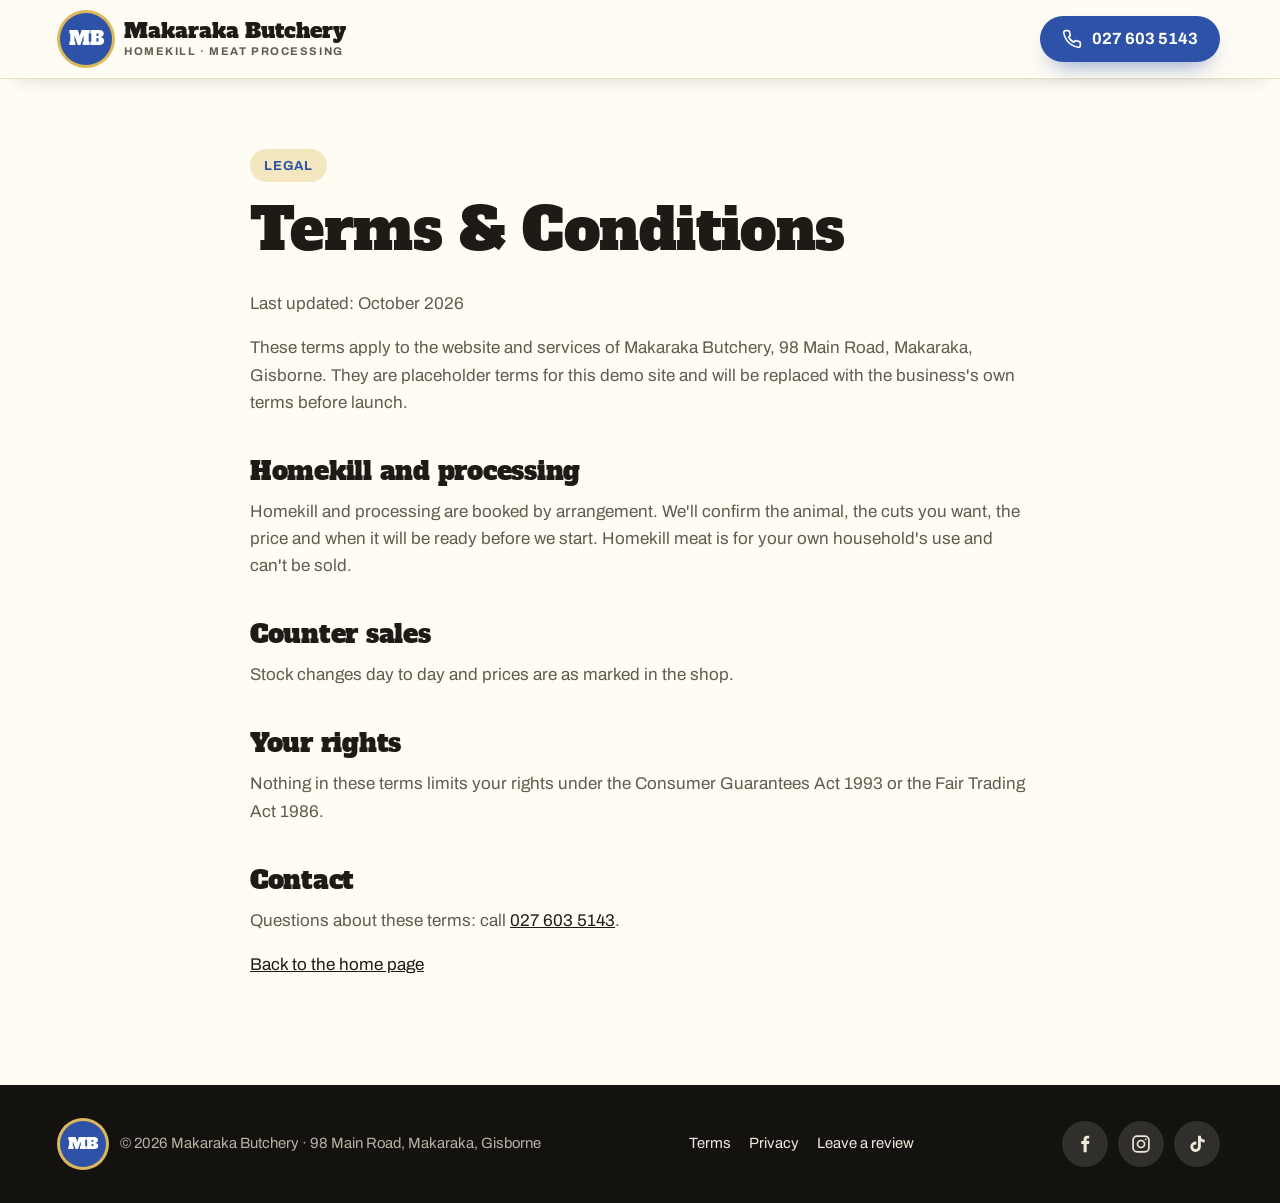
<file: terms.html>
<!DOCTYPE html>
<html lang="en-NZ">
<head>
<meta charset="utf-8">
<meta name="viewport" content="width=device-width, initial-scale=1">
<meta name="robots" content="noindex">
<title>Terms &amp; Conditions | Makaraka Butchery</title>
<meta name="description" content="Terms &amp; Conditions for Makaraka Butchery, Gisborne.">
<link rel="icon" href="img/favicon.png" type="image/png">
<link rel="apple-touch-icon" href="img/apple-touch-icon.png">
<link rel="preconnect" href="https://fonts.googleapis.com">
<link rel="preconnect" href="https://fonts.gstatic.com" crossorigin>
<link href="https://fonts.googleapis.com/css2?family=Alfa+Slab+One&family=Archivo:wght@400;500;600;700;800&display=swap" rel="stylesheet">
<link rel="stylesheet" href="style.css">
</head>
<body>
<svg width="0" height="0" style="position:absolute" aria-hidden="true">
  <symbol id="i-phone" viewBox="0 0 24 24" fill="none" stroke="currentColor" stroke-width="2" stroke-linecap="round" stroke-linejoin="round"><path d="M22 16.9v3a2 2 0 0 1-2.2 2 19.8 19.8 0 0 1-8.6-3.1 19.5 19.5 0 0 1-6-6A19.8 19.8 0 0 1 2.1 4.2 2 2 0 0 1 4.1 2h3a2 2 0 0 1 2 1.7c.1 1 .4 1.9.7 2.8a2 2 0 0 1-.5 2.1L8 9.9a16 16 0 0 0 6 6l1.3-1.3a2 2 0 0 1 2.1-.4c.9.3 1.8.6 2.8.7a2 2 0 0 1 1.7 2z"/></symbol>
  <symbol id="i-mail" viewBox="0 0 24 24" fill="none" stroke="currentColor" stroke-width="2" stroke-linecap="round" stroke-linejoin="round"><rect x="2" y="4" width="20" height="16" rx="2"/><path d="m22 7-10 6L2 7"/></symbol>
  <symbol id="i-pin" viewBox="0 0 24 24" fill="none" stroke="currentColor" stroke-width="2" stroke-linecap="round" stroke-linejoin="round"><path d="M20 10c0 6-8 12-8 12s-8-6-8-12a8 8 0 0 1 16 0z"/><circle cx="12" cy="10" r="3"/></symbol>
  <symbol id="i-clock" viewBox="0 0 24 24" fill="none" stroke="currentColor" stroke-width="2" stroke-linecap="round" stroke-linejoin="round"><circle cx="12" cy="12" r="10"/><path d="M12 6v6l4 2"/></symbol>
  <symbol id="i-check" viewBox="0 0 24 24" fill="none" stroke="currentColor" stroke-width="3" stroke-linecap="round" stroke-linejoin="round"><path d="M20 6 9 17l-5-5"/></symbol>
  <symbol id="i-arrow" viewBox="0 0 24 24" fill="none" stroke="currentColor" stroke-width="2.5" stroke-linecap="round" stroke-linejoin="round"><path d="M5 12h14M13 5l7 7-7 7"/></symbol>
  <symbol id="i-cleaver" viewBox="0 0 24 24" fill="none" stroke="currentColor" stroke-width="2" stroke-linecap="round" stroke-linejoin="round"><path d="M4 4h11l3 3v7H4z"/><path d="M18 9h3v3h-3"/><circle cx="7.5" cy="7.5" r="1"/><path d="M8 14v6"/></symbol>
  <symbol id="i-farm" viewBox="0 0 24 24" fill="none" stroke="currentColor" stroke-width="2" stroke-linecap="round" stroke-linejoin="round"><path d="M3 21V10l9-6 9 6v11"/><path d="M9 21v-7h6v7M3 21h18"/></symbol>
  <symbol id="i-snow" viewBox="0 0 24 24" fill="none" stroke="currentColor" stroke-width="2" stroke-linecap="round" stroke-linejoin="round"><path d="M12 2v20M4.9 4.9l14.2 14.2M2 12h20M4.9 19.1 19.1 4.9"/></symbol>
  <symbol id="i-quote" viewBox="0 0 24 24" fill="currentColor"><path d="M3 21c3 0 7-1 7-8V5H3v7h4c0 3-1.5 5-4 5v4zm11 0c3 0 7-1 7-8V5h-7v7h4c0 3-1.5 5-4 5v4z"/></symbol>
  <symbol id="i-play" viewBox="0 0 24 24" fill="currentColor"><path d="M8 5v14l11-7z"/></symbol>
  <symbol id="i-pause" viewBox="0 0 24 24" fill="currentColor"><path d="M6 5h4v14H6zM14 5h4v14h-4z"/></symbol>
  <symbol id="i-google" viewBox="0 0 24 24" fill="currentColor"><path d="M21.6 12.2c0-.7-.1-1.4-.2-2H12v3.8h5.4a4.6 4.6 0 0 1-2 3v2.5h3.2c1.9-1.7 3-4.3 3-7.3z"/><path d="M12 22c2.7 0 5-.9 6.6-2.4l-3.2-2.5c-.9.6-2 1-3.4 1-2.6 0-4.8-1.8-5.6-4.1H3.1v2.6A10 10 0 0 0 12 22z" opacity=".8"/><path d="M6.4 14c-.2-.6-.3-1.3-.3-2s.1-1.4.3-2V7.4H3.1a10 10 0 0 0 0 9.2z" opacity=".6"/><path d="M12 6c1.5 0 2.8.5 3.8 1.5l2.9-2.9A10 10 0 0 0 3.1 7.4L6.4 10C7.2 7.7 9.4 6 12 6z" opacity=".9"/></symbol>
  <symbol id="i-fb" viewBox="0 0 24 24" fill="currentColor"><path d="M14 8.5V6.8c0-.8.2-1.3 1.4-1.3H17V2.2c-.3 0-1.3-.1-2.5-.1-2.5 0-4.2 1.5-4.2 4.3v2.1H7.5V12h2.8v10H14V12h2.8l.4-3.5z"/></symbol>
  <symbol id="i-ig" viewBox="0 0 24 24" fill="none" stroke="currentColor" stroke-width="2"><rect x="2.5" y="2.5" width="19" height="19" rx="5"/><circle cx="12" cy="12" r="4.2"/><circle cx="17.6" cy="6.4" r="1.1" fill="currentColor" stroke="none"/></symbol>
  <symbol id="i-tt" viewBox="0 0 24 24" fill="currentColor"><path d="M16.6 2h-3.4v13.4a2.9 2.9 0 1 1-2.9-2.9c.3 0 .6 0 .9.1V9.1a6.3 6.3 0 1 0 5.4 6.3V8.6a8 8 0 0 0 4.6 1.5V6.7a4.7 4.7 0 0 1-4.6-4.7z"/></symbol>
</svg>
<header class="nav scrolled" id="nav">
  <div class="wrap">
    <a href="index.html" class="logo" aria-label="Makaraka Butchery home"><span class="mark" aria-hidden="true">MB</span><span>Makaraka Butchery<small>Homekill · Meat processing</small></span></a>
    <div class="nav-right">
      <a class="btn btn-primary nav-call" href="tel:+64276035143"><svg class="icon" aria-hidden="true"><use href="#i-phone"/></svg><span class="label">027 603 5143</span><span class="sr">Call 027 603 5143</span></a>
    </div>
  </div>
</header>
<main class="legal">
  <div class="wrap">
    <span class="eyebrow">Legal</span>
    <h1>Terms &amp; Conditions</h1>
    <p>Last updated: October 2026</p>
    <p>These terms apply to the website and services of Makaraka Butchery, 98 Main Road, Makaraka, Gisborne. They are placeholder terms for this demo site and will be replaced with the business's own terms before launch.</p>
    <h2>Homekill and processing</h2>
    <p>Homekill and processing are booked by arrangement. We'll confirm the animal, the cuts you want, the price and when it will be ready before we start. Homekill meat is for your own household's use and can't be sold.</p>
    <h2>Counter sales</h2>
    <p>Stock changes day to day and prices are as marked in the shop.</p>
    <h2>Your rights</h2>
    <p>Nothing in these terms limits your rights under the Consumer Guarantees Act 1993 or the Fair Trading Act 1986.</p>
    <h2>Contact</h2>
    <p>Questions about these terms: call <a href="tel:+64276035143">027 603 5143</a>.</p>
    <p><a href="index.html">Back to the home page</a></p>
  </div>
</main>
<footer class="footer">
  <div class="wrap">
    <div class="foot-brand"><span class="mark" aria-hidden="true">MB</span><span>© <span id="year">2026</span> Makaraka Butchery · 98 Main Road, Makaraka, Gisborne</span></div>
    <div class="footer-links">
      <a href="terms.html">Terms</a>
      <a href="privacy.html">Privacy</a>
      <a href="https://search.google.com/local/writereview?placeid=ChIJ9e1zbDF2Zm0RrUJ_QRaoh6I" target="_blank" rel="noopener">Leave a review</a>
    </div>
    <div class="socials">
      <a href="https://www.facebook.com/search/top?q=Makaraka%20Butchery" target="_blank" rel="noopener" aria-label="Search Facebook for Makaraka Butchery"><svg aria-hidden="true"><use href="#i-fb"/></svg></a>
      <a href="https://www.instagram.com/explore/search/keyword/?q=Makaraka%20Butchery" target="_blank" rel="noopener" aria-label="Search Instagram for Makaraka Butchery"><svg aria-hidden="true"><use href="#i-ig"/></svg></a>
      <a href="https://www.tiktok.com/search?q=Makaraka%20Butchery" target="_blank" rel="noopener" aria-label="Search TikTok for Makaraka Butchery"><svg aria-hidden="true"><use href="#i-tt"/></svg></a>
    </div>
  </div>
</footer>
<script>document.getElementById('year').textContent=new Date().getFullYear();</script>
</body>
</html>
</file>
<file: style.css>
/* Makaraka Butchery: balanced, shopfront palette (sign blue, mustard wall, black), Alfa Slab One + Archivo */
:root{
  --accent:#2d52a8;        /* sign-lettering blue, the one accent */
  --accent-ink:#2d52a8;
  --green:#1e1b17;         /* near-black anchor (var name kept for reuse) */
  --green-2:#14120f;
  --mustard:#dcb85a;
  --tint:#f4e7bf;
  --tint-2:#faf4e3;
  --bg:#fffcf3;
  --ink:#1e1b17;
  --muted:#625b4f;
  --line:#eadfc2;
  --r-lg:22px;
  --r:14px;
  --display:'Alfa Slab One', Georgia, serif;
  --body:'Archivo', Arial, sans-serif;
}
*,*::before,*::after{box-sizing:border-box}
html{scroll-behavior:smooth;scroll-padding-top:78px}
body{margin:0;font-family:var(--body);font-size:17px;line-height:1.6;color:var(--ink);background:var(--bg);overflow-x:hidden}
img{max-width:100%;height:auto;display:block;image-orientation:from-image}
a{color:var(--green)}
h1,h2,h3{font-family:var(--display);line-height:1.1;margin:0 0 .5em;font-weight:400;letter-spacing:-.01em}
h2{font-size:clamp(2rem,4.4vw,3.1rem)}
h3{font-size:1.35rem}
p{margin:0 0 1em}
.sr{position:absolute;width:1px;height:1px;overflow:hidden;clip:rect(0 0 0 0);white-space:nowrap}
.skip{position:absolute;left:12px;top:-60px;z-index:100;background:var(--accent);color:var(--ink);padding:10px 16px;font-weight:700;border-radius:99px;text-decoration:none}
.skip:focus{top:12px}
.wrap{max-width:1200px;margin:0 auto;padding:0 20px}
section{padding:88px 0;position:relative}
.muted{color:var(--muted)}
.eyebrow{display:inline-flex;align-items:center;gap:8px;font-size:.82rem;font-weight:700;letter-spacing:.06em;text-transform:uppercase;color:var(--accent);background:var(--tint);padding:6px 14px;border-radius:99px;margin-bottom:16px}
.section-head{max-width:640px;margin-bottom:48px}
.section-head.center{margin-left:auto;margin-right:auto;text-align:center}
.section-head p{color:var(--muted);font-size:1.08rem}
.btn{display:inline-flex;align-items:center;justify-content:center;gap:10px;min-height:52px;padding:12px 28px;border-radius:99px;font-weight:700;font-size:1.02rem;text-decoration:none;border:2px solid transparent;cursor:pointer;transition:transform .25s cubic-bezier(.34,1.56,.64,1),background .2s,color .2s,box-shadow .25s}
.btn:hover{transform:translateY(-3px)}
.btn-primary{background:var(--accent);color:#fff;box-shadow:0 12px 24px -12px rgba(45,82,168,.7)}
.btn-primary:hover{background:#244489}
.btn-soft{background:#fff;color:var(--ink);border-color:var(--line)}
.btn-soft:hover{border-color:var(--green)}
.btn-dark{background:var(--ink);color:#fff}
.btn-dark:hover{background:#000}
.btn-outline-light{border-color:rgba(255,255,255,.7);color:#fff}
.btn-outline-light:hover{background:#fff;color:var(--ink)}
.btn svg{width:20px;height:20px;flex:none}
.icon{width:24px;height:24px;flex:none}
:focus-visible{outline:3px solid var(--accent);outline-offset:3px;border-radius:6px}

/* ---------- NAV ---------- */
.nav{position:sticky;top:0;z-index:60;background:rgba(255,252,245,.92);backdrop-filter:blur(12px);-webkit-backdrop-filter:blur(12px);border-bottom:1px solid transparent;transition:border-color .3s,box-shadow .3s}
.nav.scrolled{border-color:var(--line);box-shadow:0 8px 24px -18px rgba(27,42,34,.45)}
.nav .wrap{display:flex;align-items:center;justify-content:space-between;gap:16px;min-height:78px}
.logo{display:flex;align-items:center;gap:12px;color:var(--ink);text-decoration:none;font-family:var(--display);font-size:1.3rem;line-height:1;white-space:nowrap}
.mark{width:52px;height:52px;border-radius:50%;display:grid;place-items:center;background:var(--accent);color:#fff;font-family:var(--display);font-size:1.15rem;box-shadow:0 0 0 3px var(--mustard);flex:none}
.logo small{display:block;font-family:var(--body);font-weight:700;font-size:.7rem;letter-spacing:.14em;text-transform:uppercase;color:var(--muted);margin-top:5px}
.nav-links{display:flex;gap:6px;list-style:none;margin:0;padding:0}
.nav-links a{display:block;color:var(--ink);text-decoration:none;font-weight:600;padding:10px 14px;border-radius:99px;transition:background .2s}
.nav-links a:hover{background:var(--tint)}
.nav-right{display:flex;align-items:center;gap:10px}
.nav-call{min-height:46px;padding:8px 20px}
.burger{display:none;background:var(--tint);border:0;color:var(--ink);width:46px;height:46px;border-radius:50%;padding:12px;cursor:pointer}
@media (max-width:960px){
  .burger{display:block}
  .nav-links{display:none;position:absolute;top:78px;left:12px;right:12px;flex-direction:column;background:#fff;padding:12px;border-radius:var(--r);box-shadow:0 20px 40px -16px rgba(27,42,34,.35)}
  .nav-links.open{display:flex}
  .nav-links a{padding:14px 16px}
  .nav-call .label{display:none}
  .nav-call{width:46px;padding:0}
}
@media (max-width:420px){.logo{font-size:1.02rem}.mark{width:42px;height:42px;font-size:.95rem}.logo small{font-size:.58rem}}

/* ---------- HERO (full-bleed rotating photos) ---------- */
.hero{min-height:calc(100vh - 78px);min-height:calc(100svh - 78px);display:flex;align-items:flex-end;color:#fff;background:var(--green-2);overflow:hidden;padding:110px 0 44px;border-radius:0 0 var(--r-lg) var(--r-lg)}
.hero-slides{position:absolute;inset:0}
.hero-slides img{position:absolute;inset:0;width:100%;height:100%;object-fit:cover;opacity:0;transform:scale(1.06);transition:opacity 1.2s ease,transform 6s ease}
.hero-slides img.active{opacity:1;transform:scale(1)}
.hero::after{content:"";position:absolute;inset:0;background:linear-gradient(90deg,rgba(20,18,15,.86) 0%,rgba(20,18,15,.55) 50%,rgba(20,18,15,.18)),linear-gradient(0deg,rgba(20,18,15,.8),transparent 50%)}
.hero .wrap{position:relative;z-index:2;width:100%}
.hero .eyebrow{background:rgba(255,255,255,.14);color:#fff;backdrop-filter:blur(6px)}
.hero h1{font-size:clamp(2.2rem,5.4vw,4.2rem);max-width:16ch;margin-bottom:20px;line-height:1.08}
.hero h1 em{font-style:normal;color:var(--mustard)}
.hero .lead{font-size:clamp(1.05rem,1.8vw,1.22rem);color:#eef3ee;max-width:560px}
.hero-ctas{display:flex;flex-wrap:wrap;gap:12px;margin:28px 0 30px}
.hero-foot{display:flex;flex-wrap:wrap;align-items:center;justify-content:space-between;gap:18px}
.rating{display:inline-flex;align-items:center;gap:12px;padding:12px 18px;border-radius:var(--r);background:rgba(255,255,255,.14);border:1px solid rgba(255,255,255,.3);backdrop-filter:blur(14px);-webkit-backdrop-filter:blur(14px);color:#fff;text-decoration:none}
.rating:hover{background:rgba(255,255,255,.22)}
.rating b{font-family:var(--display);font-size:2.1rem;font-weight:400;line-height:1}
.rating small{display:block;font-size:.88rem;color:#e7eee8}
.stars{color:var(--mustard);letter-spacing:2px}
.hero-controls{display:flex;align-items:center;gap:14px}
.slide-dots{display:flex;gap:8px}
.slide-dots span{width:30px;height:6px;border-radius:99px;background:rgba(255,255,255,.35);transition:width .3s,background .3s}
.slide-dots span.on{width:46px;background:var(--mustard)}
.slide-toggle{width:44px;height:44px;border-radius:50%;display:grid;place-items:center;background:rgba(255,255,255,.14);border:1px solid rgba(255,255,255,.4);color:#fff;cursor:pointer;padding:0}
.slide-toggle:hover{background:rgba(255,255,255,.26)}
.slide-toggle svg{width:18px;height:18px}
.slide-toggle .i-play{display:none}
.slide-toggle[aria-pressed="true"] .i-play{display:block}
.slide-toggle[aria-pressed="true"] .i-pause{display:none}

/* ---------- TRUST ---------- */
.trust{padding:40px 0 0}
.trust-grid{display:grid;grid-template-columns:repeat(3,1fr);gap:18px}
.trust-item{display:flex;gap:14px;align-items:center;background:#fff;border:1px solid var(--line);border-radius:var(--r-lg);padding:20px 22px}
.trust-item .ti{width:52px;height:52px;border-radius:50%;background:var(--tint);color:var(--accent);display:grid;place-items:center;flex:none}
.trust-item strong{display:block;font-family:var(--display);font-weight:400;font-size:1.2rem;line-height:1.2}
.trust-item span{color:var(--muted);font-size:.95rem}
@media (max-width:860px){.trust-grid{grid-template-columns:1fr}}

/* ---------- SHOP (BENTO) ---------- */
.bento{display:grid;grid-template-columns:repeat(4,1fr);grid-auto-rows:minmax(250px,auto);gap:20px}
.svc{position:relative;border-radius:var(--r-lg);overflow:hidden;background:#fff;border:1px solid var(--line);display:flex;flex-direction:column;transition:transform .35s cubic-bezier(.34,1.56,.64,1),box-shadow .35s}
.svc:hover{transform:translateY(-5px);box-shadow:0 26px 50px -26px rgba(27,42,34,.45)}
.svc .img{overflow:hidden;aspect-ratio:16/10}
.svc .img img{width:100%;height:100%;object-fit:cover;transition:transform .7s ease}
.svc:hover .img img{transform:scale(1.06)}
.svc .body{padding:20px 22px 24px}
.svc .body p{color:var(--muted);margin:0;font-size:.97rem}
.svc .tag{display:inline-block;font-size:.75rem;font-weight:700;color:var(--accent);background:var(--tint);padding:3px 10px;border-radius:99px;margin-bottom:10px}
.svc.big{grid-column:span 2;grid-row:span 2;color:#fff;border:0;min-height:540px}
.svc.big .img{position:absolute;inset:0;aspect-ratio:auto}
.svc.big::after{content:"";position:absolute;inset:0;background:linear-gradient(180deg,rgba(20,18,15,0) 35%,rgba(20,18,15,.9))}
.svc.big .body{position:relative;z-index:2;margin-top:auto;padding:32px}
.svc.big h3{font-size:2.1rem}
.svc.big .body p{color:#eef3ee;font-size:1.05rem;max-width:420px}
.svc.big .tag{background:var(--mustard);color:var(--ink)}
.svc.tile-text{grid-column:span 2;background:var(--tint);border-color:var(--line);justify-content:center}
.svc.tile-text .body{padding:30px}
.svc.tile-text .tag{background:#fff}
.svc.tile-text h3{font-size:1.6rem}
.svc.tile-text:hover{transform:none;box-shadow:none}
.note{color:var(--muted);font-size:.88rem;text-align:center;margin-top:22px}
.svc.wide{grid-column:span 2;flex-direction:row}
.svc.wide .img{aspect-ratio:auto;flex:1 1 42%}
.svc.wide .body{flex:1 1 58%;align-self:center}
@media (max-width:1000px){.bento{grid-template-columns:repeat(2,1fr)}.svc.big{min-height:460px}}
@media (max-width:640px){
  .bento{grid-template-columns:1fr;grid-auto-rows:auto}
  .svc.big,.svc.wide,.svc.tile-text{grid-column:auto;grid-row:auto}
  .svc.big{min-height:420px}
  .svc.wide{flex-direction:column}
  .svc.wide .img{aspect-ratio:16/10;flex:none}
}

/* ---------- STATS ---------- */
.stats{padding:0 0 88px}
.stats-grid{display:grid;grid-template-columns:repeat(4,1fr);gap:18px;background:var(--accent);color:#fff;border-radius:var(--r-lg);padding:40px 32px;position:relative;overflow:hidden}
.stats-grid::before{content:"";position:absolute;width:260px;height:260px;border-radius:50%;background:var(--mustard);opacity:.35;right:-80px;top:-120px}
.stat{position:relative;text-align:center}
.stat b{display:block;font-family:var(--display);font-weight:400;font-size:clamp(2.2rem,5vw,3.2rem);line-height:1;color:#fff}
.stat span{color:#e3e9f7;font-weight:600;font-size:.95rem}
@media (max-width:760px){.stats-grid{grid-template-columns:repeat(2,1fr);row-gap:32px;padding:40px 20px}}

/* ---------- ABOUT ---------- */
.about{background:var(--tint-2)}
.split{display:grid;grid-template-columns:1fr 1fr;gap:64px;align-items:center}
.collage{position:relative;height:540px}
.collage img{position:absolute;border-radius:var(--r-lg);object-fit:cover;box-shadow:0 24px 48px -24px rgba(27,42,34,.5);border:6px solid #fff}
.collage .c1{width:60%;height:78%;left:0;top:0}
.collage .c2{width:50%;height:56%;right:0;bottom:6%}
.collage .c3{width:34%;height:36%;left:12%;bottom:0}
.corner-tag{position:absolute;right:4%;top:5%;background:var(--mustard);color:var(--ink);font-family:var(--display);font-weight:400;font-weight:700;padding:12px 18px;border-radius:99px;box-shadow:0 12px 24px -10px rgba(0,0,0,.35);transform:rotate(4deg);font-size:.95rem}
.checklist{list-style:none;padding:0;margin:26px 0 0;display:grid;gap:12px}
.checklist li{display:flex;gap:14px;align-items:center;background:#fff;border:1px solid var(--line);padding:14px 18px;border-radius:99px;font-weight:600}
.checklist .ck{width:30px;height:30px;border-radius:50%;background:var(--accent);color:#fff;display:grid;place-items:center;flex:none}
.checklist .ck svg{width:16px;height:16px}
@media (max-width:900px){.split{grid-template-columns:1fr;gap:48px}.collage{height:440px}}
@media (max-width:480px){.collage{height:340px}}

/* ---------- PHOTO STRIP ---------- */
.strip{padding:0 0 88px;background:var(--tint-2);overflow:hidden}
.strip-track{display:flex;gap:18px;width:max-content;animation:marquee 50s linear infinite;padding-bottom:18px}
.strip-track img{width:280px;height:210px;object-fit:cover;border-radius:var(--r);flex:none}
.strip-track img:nth-child(odd){transform:translateY(18px)}
.strip:hover .strip-track,.strip:focus-within .strip-track{animation-play-state:paused}
@keyframes marquee{from{transform:translateX(0)}to{transform:translateX(-50%)}}
@media (max-width:600px){.strip-track img{width:200px;height:150px}}

/* ---------- TEAM ---------- */
.team-grid{display:grid;grid-template-columns:minmax(0,420px);justify-content:center;gap:22px}
.team-card{background:#fff;border:1px solid var(--line);border-radius:var(--r-lg);padding:34px 26px;text-align:center}
.avatar{width:96px;height:96px;margin:0 auto 18px;border-radius:50%;display:grid;place-items:center;font-family:var(--display);font-size:2.2rem;color:#fff;background:var(--accent);box-shadow:0 0 0 5px #fff,0 0 0 8px var(--mustard)}
.team-card h3{margin-bottom:2px}
.team-card .role{color:var(--accent-ink);font-weight:700;text-transform:uppercase;letter-spacing:.08em;font-size:.82rem;margin-bottom:10px}
.team-card p{color:var(--muted);margin:0}
@media (max-width:820px){.team-grid{grid-template-columns:1fr}}

/* ---------- REVIEWS ---------- */
.reviews{background:var(--tint-2)}
.reviews-grid{display:grid;grid-template-columns:repeat(3,1fr);gap:22px}
.review{background:#fff;border-radius:var(--r-lg);padding:30px;display:flex;flex-direction:column;gap:14px;border:1px solid var(--line);position:relative}
.review .quote{position:absolute;right:24px;top:18px;width:44px;height:44px;color:var(--tint)}
.review .stars{color:#c99a1e}
.review.solo{max-width:680px;margin:0 auto;text-align:center;align-items:center}
.review.solo p{font-size:1.18rem}
.review p{margin:0;flex:1;font-size:1.02rem}
.review footer{display:flex;align-items:center;gap:12px;font-size:.92rem;color:var(--muted)}
.review footer .mini{width:40px;height:40px;border-radius:50%;background:var(--tint);color:var(--accent);display:grid;place-items:center;font-weight:700;flex:none}
.review footer strong{color:var(--ink);display:block}
.center-cta{text-align:center;margin-top:40px}
@media (max-width:1000px){.reviews-grid{grid-template-columns:1fr 1fr}}
@media (max-width:680px){.reviews-grid{grid-template-columns:1fr}}

/* ---------- LEAVE A REVIEW ---------- */
.leave{padding:0 0 88px;background:var(--tint-2)}
.leave-box{background:var(--mustard);color:var(--ink);border-radius:var(--r-lg);padding:44px 40px;display:flex;align-items:center;justify-content:space-between;gap:24px;flex-wrap:wrap;position:relative;overflow:hidden}
.leave-box::before{content:"";position:absolute;border-radius:50%;background:rgba(255,255,255,.22);width:180px;height:180px;left:-60px;bottom:-90px}
.leave-box>*{position:relative}
.leave-box h2{margin:0;font-size:clamp(1.6rem,3.2vw,2.2rem)}
.leave-box p{margin:6px 0 0;font-weight:500}

/* ---------- FAQ ---------- */
.faq-wrap{display:grid;grid-template-columns:.8fr 1.2fr;gap:56px;align-items:start}
.faq-list details{background:#fff;border:1px solid var(--line);border-radius:var(--r);margin-bottom:12px;transition:border-color .2s,box-shadow .2s}
.faq-list details[open]{border-color:var(--accent);box-shadow:0 14px 30px -22px rgba(45,82,168,.6)}
.faq-list summary{list-style:none;cursor:pointer;padding:20px 64px 20px 24px;font-weight:700;font-size:1.05rem;position:relative;min-height:48px}
.faq-list summary::-webkit-details-marker{display:none}
.faq-list summary::after{content:"";position:absolute;right:20px;top:50%;width:30px;height:30px;margin-top:-15px;border-radius:50%;background:var(--tint) url("data:image/svg+xml,%3Csvg xmlns='http://www.w3.org/2000/svg' viewBox='0 0 24 24' fill='none' stroke='%232d52a8' stroke-width='2.5' stroke-linecap='round'%3E%3Cpath d='M12 6v12M6 12h12'/%3E%3C/svg%3E") center/16px no-repeat;transition:transform .3s cubic-bezier(.34,1.56,.64,1)}
.faq-list details[open] summary::after{transform:rotate(45deg)}
.faq-list details p{padding:0 24px 22px;margin:0;color:var(--muted)}
@media (max-width:900px){.faq-wrap{grid-template-columns:1fr;gap:20px}}

/* ---------- CONTACT ---------- */
.contact{background:var(--green);color:#fff;border-radius:var(--r-lg) var(--r-lg) 0 0}
.contact .eyebrow{background:rgba(255,255,255,.12);color:var(--mustard)}
.contact .muted{color:#d9d3c5}
.contact .split{align-items:start}
.contact-rows{list-style:none;padding:0;margin:26px 0}
.contact-rows li{display:flex;gap:14px;align-items:center;padding:12px 0;border-bottom:1px solid rgba(255,255,255,.12)}
.contact-rows .ic{width:40px;height:40px;border-radius:50%;background:rgba(220,184,90,.16);color:var(--mustard);display:grid;place-items:center;flex:none}
.contact-rows .ic svg{width:20px;height:20px}
.contact-rows a{color:#fff;text-decoration:none}
.contact-card{background:rgba(255,255,255,.07);border:1px solid rgba(255,255,255,.14);border-radius:var(--r-lg);padding:34px;display:flex;flex-direction:column;gap:14px}
.contact-card h3{margin:0 0 4px}
.contact-card p{color:#d9d3c5;margin:0 0 8px}
.contact-card .btn{min-height:64px;font-size:1.1rem}
.socials{display:flex;gap:10px}
.socials a{width:46px;height:46px;border-radius:50%;display:grid;place-items:center;background:rgba(255,255,255,.12);color:#fff;transition:background .2s,transform .3s cubic-bezier(.34,1.56,.64,1)}
.socials a:hover{background:var(--accent);color:#fff;transform:translateY(-3px) rotate(-6deg)}
.socials svg{width:20px;height:20px}

/* ---------- MAP ---------- */
.map{padding:0 0 88px;background:var(--green)}
.map iframe{width:100%;height:400px;border:0;border-radius:var(--r-lg);display:block}

/* ---------- FOOTER ---------- */
.footer{background:var(--green-2);color:#b8b1a3;padding:36px 0;font-size:.93rem}
.footer .wrap{display:flex;flex-wrap:wrap;gap:20px;align-items:center;justify-content:space-between}
.foot-brand{display:flex;align-items:center;gap:14px}
.foot-brand .mark{width:46px;height:46px;font-size:1rem}
.footer a{color:#efe9dc;text-decoration:none}
.footer a:hover{color:var(--mustard)}
.footer-links{display:flex;flex-wrap:wrap;gap:18px}
.footer-links a{min-height:44px;display:inline-flex;align-items:center}

@media (max-width:600px){section{padding:64px 0}.stats,.leave,.map,.strip{padding-bottom:64px}.map iframe{height:300px}.leave-box{padding:34px 24px}.contact-card{padding:26px}.hero{padding-top:90px}}

/* ---------- REVEAL ---------- */
.js .pop{opacity:0;transform:translateY(28px) scale(.96);transition:opacity .6s ease,transform .8s cubic-bezier(.34,1.56,.64,1)}
.js .pop.in{opacity:1;transform:none}
.js .svc.pop.in{transition:opacity .6s ease,transform .35s cubic-bezier(.34,1.56,.64,1),box-shadow .35s}
@media (prefers-reduced-motion:reduce){
  *,*::before,*::after{animation:none!important;transition:none!important}
  html{scroll-behavior:auto}
  .js .pop{opacity:1;transform:none}
  .hero-slides img.active{transform:none}
}

/* ---------- LEGAL ---------- */
.legal{padding:70px 0 90px}
.legal .wrap{max-width:820px}
.legal h1{font-size:clamp(2.4rem,6vw,3.6rem)}
.legal h2{font-size:1.6rem;margin-top:1.6em}
.legal p{color:var(--muted)}
</file>
